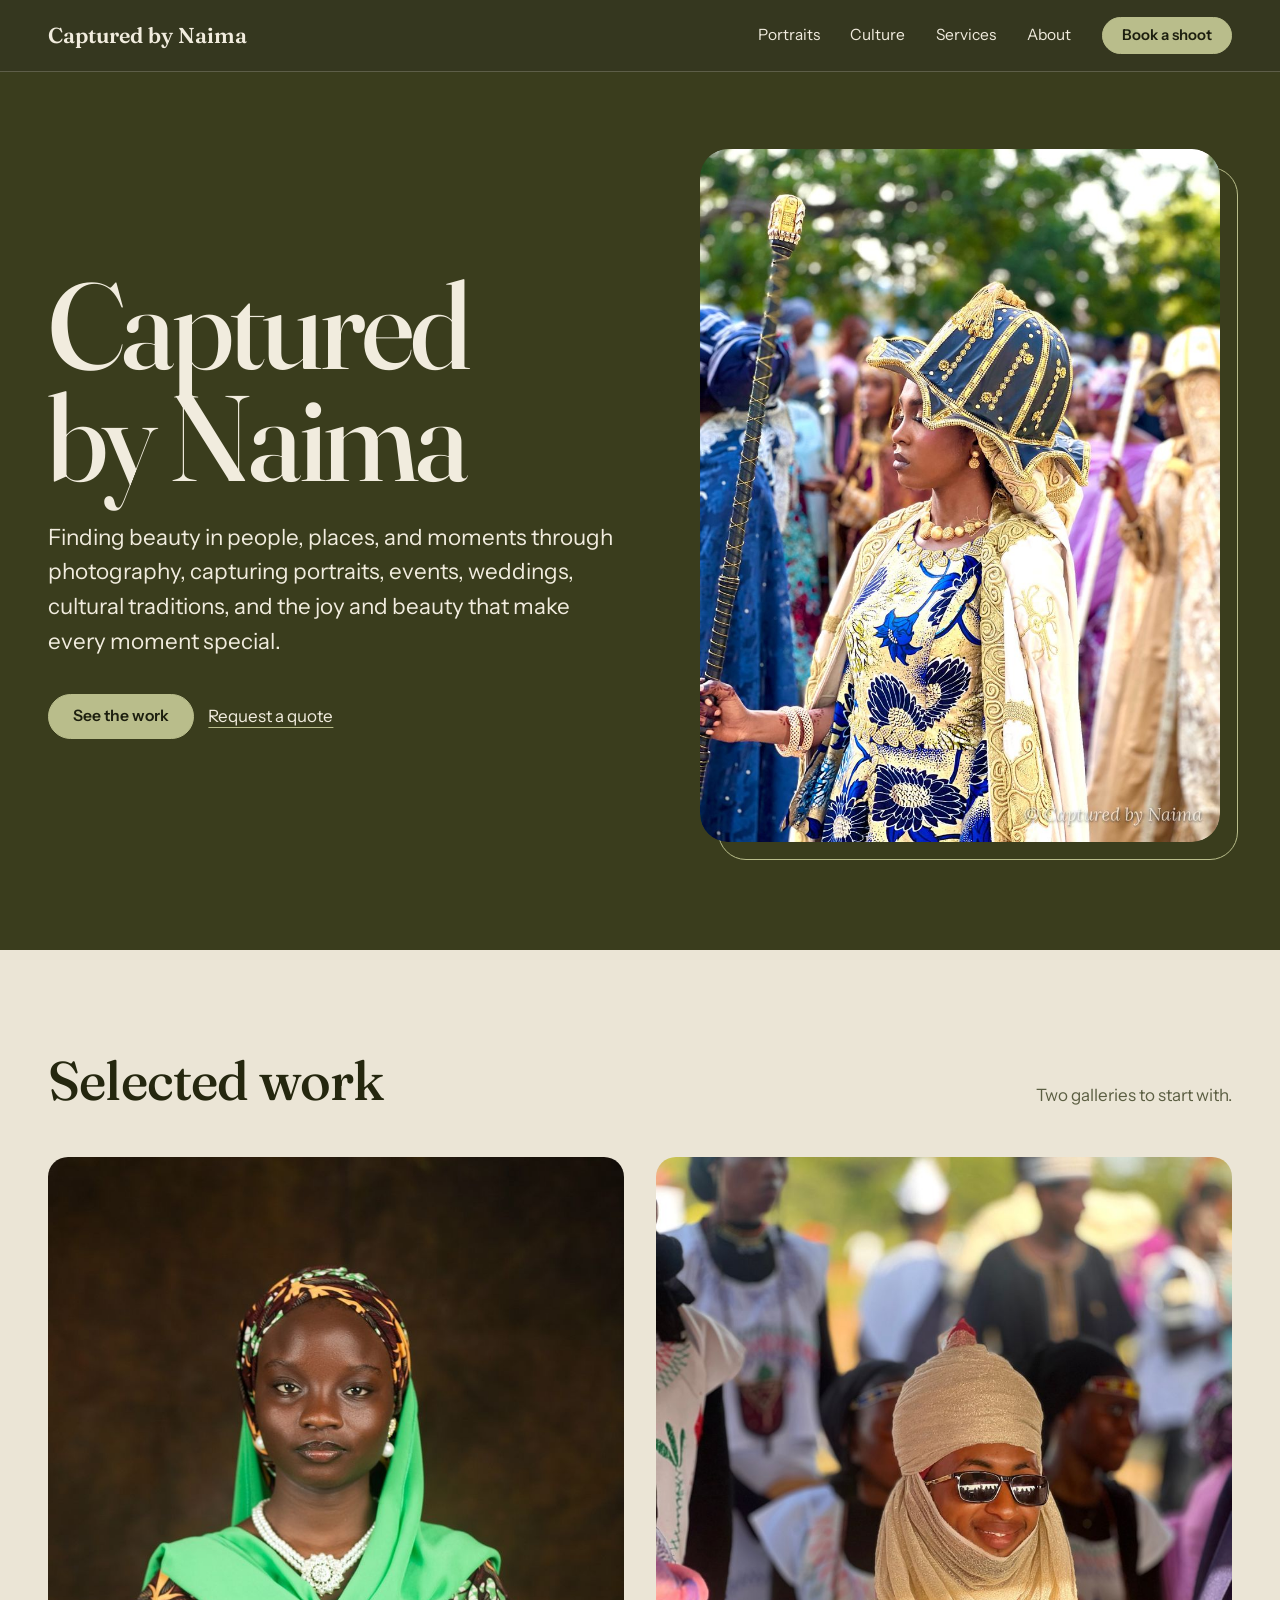
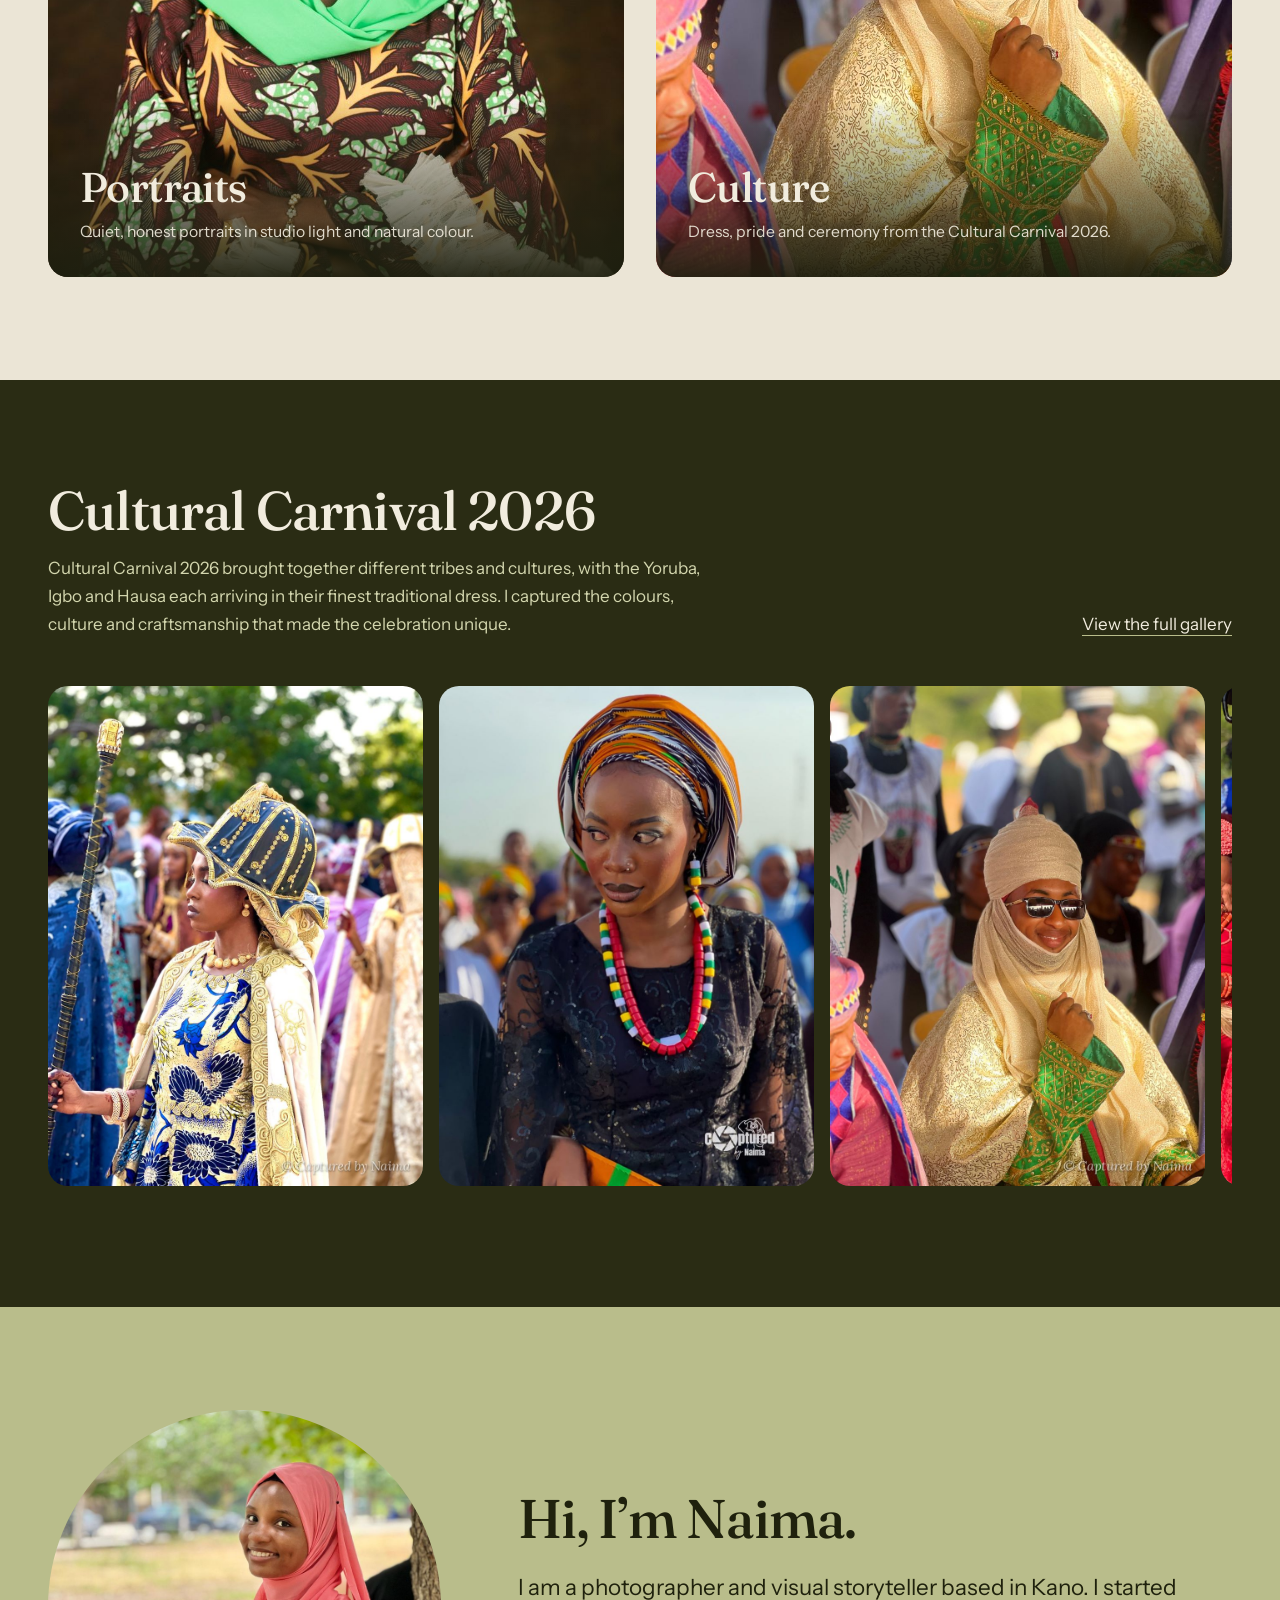
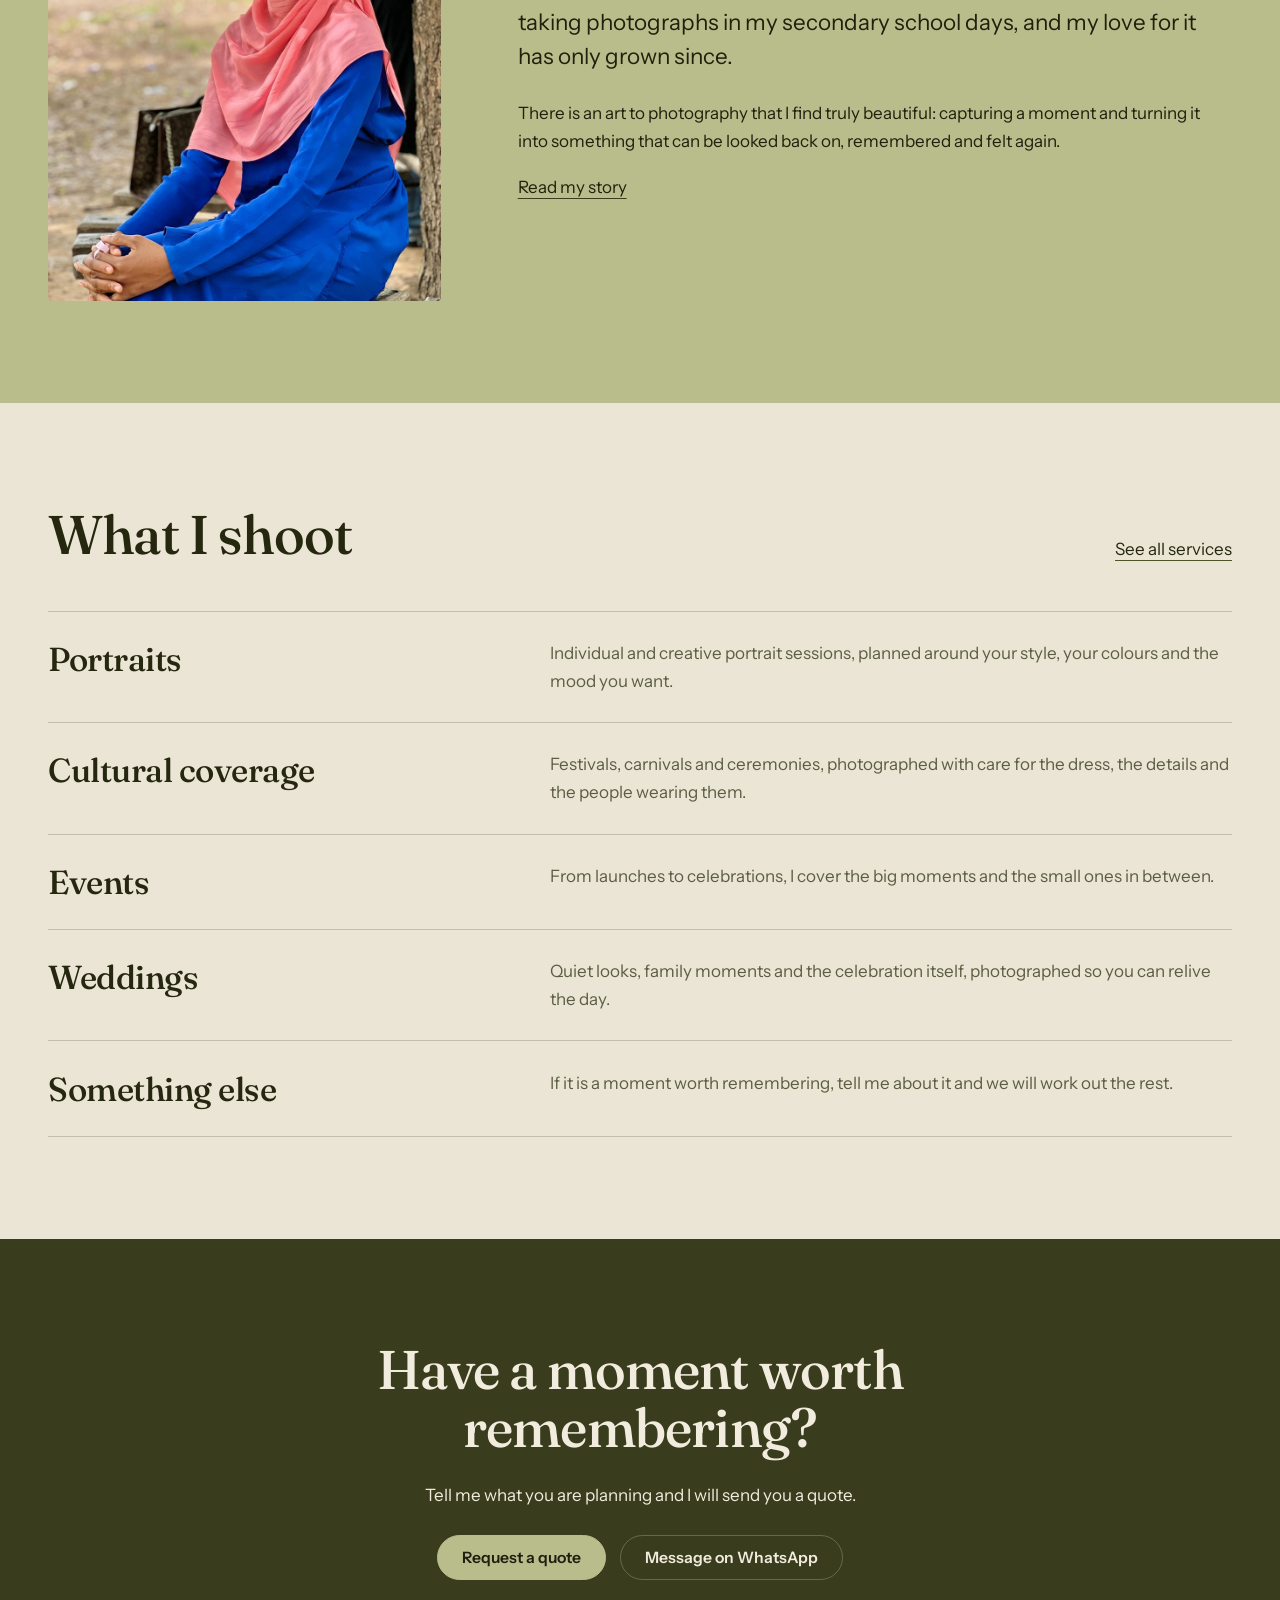
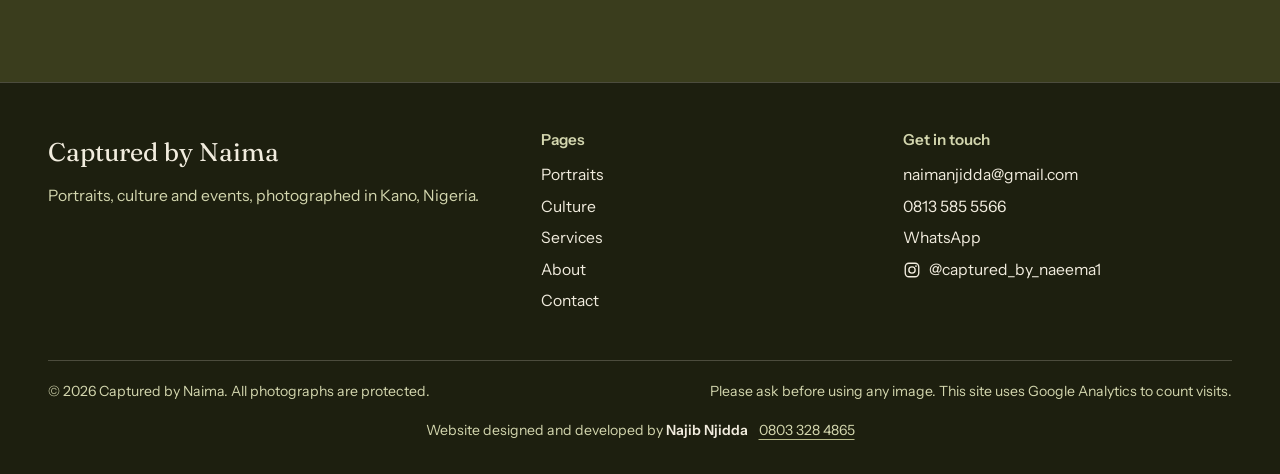
<file: index.html>
<!DOCTYPE html>
<html lang="en">
<head>
<meta charset="utf-8">
<meta name="viewport" content="width=device-width, initial-scale=1">
<title>Captured by Naima | Photographer in Kano, Nigeria</title>
<meta name="description" content="Naima is a photographer and visual storyteller in Kano, Nigeria. Portraits, cultural coverage, events and weddings. Request a quote.">
<meta name="theme-color" content="#2a2c14">
<link rel="icon" href="favicon.svg" type="image/svg+xml">
<link rel="canonical" href="https://capturedbynaima.github.io/">
<meta property="og:type" content="website">
<meta property="og:site_name" content="Captured by Naima">
<meta property="og:title" content="Captured by Naima | Photographer in Kano, Nigeria">
<meta property="og:description" content="Naima is a photographer and visual storyteller in Kano, Nigeria. Portraits, cultural coverage, events and weddings. Request a quote.">
<meta property="og:url" content="https://capturedbynaima.github.io/">
<meta property="og:image" content="https://capturedbynaima.github.io/images/og-share.jpg">
<meta name="twitter:card" content="summary_large_image">
<link rel="preconnect" href="https://fonts.googleapis.com">
<link rel="preconnect" href="https://fonts.gstatic.com" crossorigin>
<link href="https://fonts.googleapis.com/css2?family=Fraunces:ital,opsz,wght@0,9..144,400..650;1,9..144,400..600&family=Instrument+Sans:wght@400;500;600&display=swap" rel="stylesheet">
<link rel="stylesheet" href="css/style.css">
<!-- Google tag (gtag.js) -->
<script async src="https://www.googletagmanager.com/gtag/js?id=G-PQDNTJ7J6Q"></script>
<script>
  window.dataLayer = window.dataLayer || [];
  function gtag(){dataLayer.push(arguments);}
  gtag('js', new Date());
  gtag('config', 'G-PQDNTJ7J6Q');
</script>
</head>
<body>
<a class="skip" href="#main">Skip to content</a>
<header class="site-header t-deep"><div class="wrap">
  <a class="brand" href="index.html" aria-label="Captured by Naima, home">Captured by Naima</a>
  <button class="nav-toggle" type="button" aria-expanded="false" aria-controls="site-nav">Menu</button>
  <nav class="site-nav" id="site-nav" aria-label="Main"><a href="portraits.html">Portraits</a><a href="culture.html">Culture</a><a href="services.html">Services</a><a href="about.html">About</a><a class="btn" href="contact.html">Book a shoot</a></nav>
</div></header>
<main id="main">

<section class="hero t-olive"><div class="wrap">
  <div>
    <h1>Captured<br>by Naima</h1>
    <p class="lede">Finding beauty in people, places, and moments through photography, capturing portraits, events, weddings, cultural traditions, and the joy and beauty that make every moment special.</p>
    <div class="btn-row"><a class="btn" href="#work">See the work</a><a class="textlink" href="contact.html">Request a quote</a></div>
  </div>
  <div class="hero-art"><img src="images/thumbs/carnival-gold-cap-staff.jpg" width="900" height="1200" alt="A woman in a blue-and-gold ankara dress with a gold-embroidered cape and a studded dark cap, holding a ceremonial staff" fetchpriority="high"></div>
</div></section>

<section class="section" id="work"><div class="wrap">
  <div class="section-head"><h2>Selected work</h2><p>Two galleries to start with.</p></div>
  <div class="work-grid">
    <a class="tile" href="portraits.html"><img src="images/thumbs/portrait-green-hijab-studio.jpg" width="900" height="1351" alt="" loading="lazy" decoding="async">
      <div class="tile-text"><h3>Portraits</h3><p>Quiet, honest portraits in studio light and natural colour.</p></div></a>
    <a class="tile" href="culture.html"><img src="images/thumbs/carnival-cream-turban.jpg" width="900" height="1200" alt="" loading="lazy" decoding="async">
      <div class="tile-text"><h3>Culture</h3><p>Dress, pride and ceremony from the Cultural Carnival 2026.</p></div></a>
  </div>
</div></section>

<section class="section t-deep"><div class="wrap">
  <div class="section-head">
    <div><h2>Cultural Carnival 2026</h2><p>Cultural Carnival 2026 brought together different tribes and cultures, with the Yoruba, Igbo and Hausa each arriving in their finest traditional dress. I captured the colours, culture and craftsmanship that made the celebration unique.</p></div>
    <a class="textlink" href="culture.html">View the full gallery</a>
  </div>
  <div class="strip"><a href="culture.html" aria-label="View the culture gallery"><img src="images/thumbs/carnival-gold-cap-staff.jpg" width="900" height="1200" alt="A woman in a blue-and-gold ankara dress with a gold-embroidered cape and a studded dark cap, holding a ceremonial staff" loading="lazy" decoding="async"></a><a href="culture.html" aria-label="View the culture gallery"><img src="images/thumbs/carnival-beaded-necklace.jpg" width="900" height="1200" alt="A woman in a black lace top and a striped orange headwrap, wearing a chunky red, green, white and yellow beaded necklace, glancing to the side" loading="lazy" decoding="async"></a><a href="culture.html" aria-label="View the culture gallery"><img src="images/thumbs/carnival-cream-turban.jpg" width="900" height="1200" alt="A smiling person in a cream turban and a gold-patterned robe with green embroidered sleeves, wearing sunglasses" loading="lazy" decoding="async"></a><a href="culture.html" aria-label="View the culture gallery"><img src="images/thumbs/carnival-red-attire.jpg" width="604" height="1280" alt="A person in a red embroidered robe and red cap with coral beads, wearing sunglasses and holding a tissue to their face, seated beside a black staff" loading="lazy" decoding="async"></a><a href="culture.html" aria-label="View the culture gallery"><img src="images/thumbs/carnival-green-veil.jpg" width="900" height="1200" alt="A person in a green lace veil and turban, a gold-capped hat and a teal robe with gold embroidery, looking straight at the camera" loading="lazy" decoding="async"></a><a href="culture.html" aria-label="View the culture gallery"><img src="images/thumbs/carnival-red-scarf-fan.jpg" width="755" height="1400" alt="A smiling woman in a bright red scarf with forehead jewellery, holding a teal feather fan, her hands decorated with henna" loading="lazy" decoding="async"></a><a href="culture.html" aria-label="View the culture gallery"><img src="images/thumbs/carnival-blue-embroidery.jpg" width="900" height="1200" alt="A woman in a blue embroidered cape and striped headwrap holding a small hand fan, with henna on her hand, next to a gold-wrapped staff" loading="lazy" decoding="async"></a></div>
</div></section>

<section class="section t-sage"><div class="wrap teaser">
  <img src="images/thumbs/naima.jpg" width="900" height="1200" alt="Naima, the photographer, smiling in a coral pink hijab and a bright blue dress, seated outdoors under a tree" loading="lazy" decoding="async">
  <div>
    <h2 style="margin-bottom:1.4rem">Hi, I&rsquo;m Naima.</h2>
    <p class="lede">I am a photographer and visual storyteller based in Kano. I started taking photographs in my secondary school days, and my love for it has only grown since.</p>
    <p>There is an art to photography that I find truly beautiful: capturing a moment and turning it into something that can be looked back on, remembered and felt again.</p>
    <p><a class="textlink" href="about.html">Read my story</a></p>
  </div>
</div></section>

<section class="section"><div class="wrap">
  <div class="section-head"><h2>What I shoot</h2><a class="textlink" href="services.html">See all services</a></div>
  <div class="rows"><div class="row"><h3>Portraits</h3><p>Individual and creative portrait sessions, planned around your style, your colours and the mood you want.</p></div><div class="row"><h3>Cultural coverage</h3><p>Festivals, carnivals and ceremonies, photographed with care for the dress, the details and the people wearing them.</p></div><div class="row"><h3>Events</h3><p>From launches to celebrations, I cover the big moments and the small ones in between.</p></div><div class="row"><h3>Weddings</h3><p>Quiet looks, family moments and the celebration itself, photographed so you can relive the day.</p></div><div class="row"><h3>Something else</h3><p>If it is a moment worth remembering, tell me about it and we will work out the rest.</p></div></div>
</div></section>

<section class="section cta t-olive"><div class="wrap">
  <h2>Have a moment worth remembering?</h2>
  <p>Tell me what you are planning and I will send you a quote.</p>
  <div class="btn-row"><a class="btn" href="contact.html">Request a quote</a><a class="btn btn-ghost" href="https://wa.me/2348135855566" rel="noopener">Message on WhatsApp</a></div>
</div></section>

</main>
<footer class="site-footer t-deep"><div class="wrap">
  <div class="footer-grid">
    <div><p class="footer-brand">Captured by Naima</p><p class="muted">Portraits, culture and events, photographed in Kano, Nigeria.</p></div>
    <div><h3>Pages</h3><ul><li><a href="portraits.html">Portraits</a></li><li><a href="culture.html">Culture</a></li><li><a href="services.html">Services</a></li><li><a href="about.html">About</a></li><li><a href="contact.html">Contact</a></li></ul></div>
    <div><h3>Get in touch</h3><ul>
      <li><a href="mailto:naimanjidda@gmail.com">naimanjidda@gmail.com</a></li>
      <li><a href="tel:+2348135855566">0813 585 5566</a></li>
      <li><a href="https://wa.me/2348135855566" rel="noopener">WhatsApp</a></li>
      <li><a class="ig" href="https://www.instagram.com/captured_by_naeema1/" target="_blank" rel="noopener" aria-label="Captured by Naima on Instagram, @captured_by_naeema1"><svg class="ig-icon" viewBox="0 0 24 24" width="18" height="18" aria-hidden="true" focusable="false"><rect x="3" y="3" width="18" height="18" rx="5" fill="none" stroke="currentColor" stroke-width="1.8"/><circle cx="12" cy="12" r="4.2" fill="none" stroke="currentColor" stroke-width="1.8"/><circle cx="17.3" cy="6.7" r="1.2" fill="currentColor"/></svg><span>@captured_by_naeema1</span></a></li></ul></div>
  </div>
  <div class="legal"><span>&copy; <span id="year">2026</span> Captured by Naima. All photographs are protected.</span><span>Please ask before using any image. This site uses Google Analytics to count visits.</span></div>
  <p class="credit">Website designed and developed by <strong>Najib Njidda</strong> <a href="tel:+2348033284865">0803 328 4865</a></p>
</div></footer>
<script src="js/main.js" defer></script>
</body>
</html>
</file>
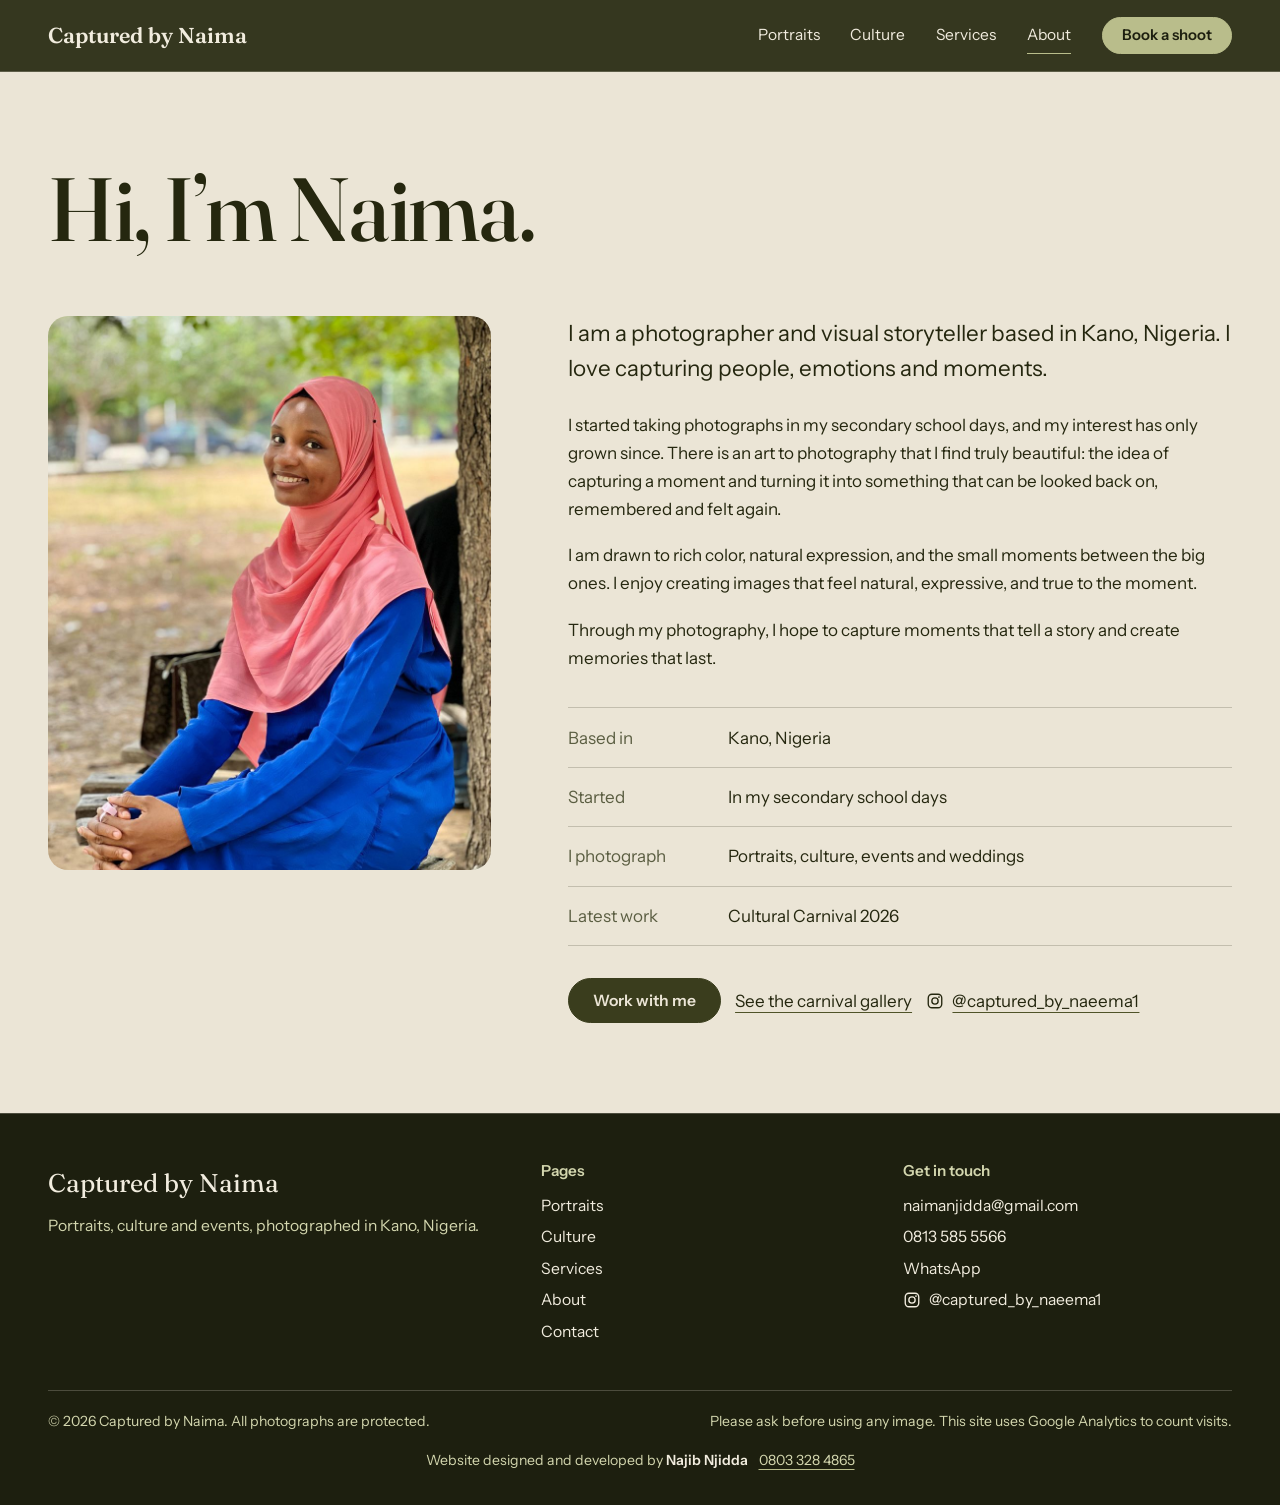
<file: about.html>
<!DOCTYPE html>
<html lang="en">
<head>
<meta charset="utf-8">
<meta name="viewport" content="width=device-width, initial-scale=1">
<title>About Naima | Captured by Naima</title>
<meta name="description" content="Naima is a photographer and visual storyteller in Kano, Nigeria who captures people, emotions and moments that last.">
<meta name="theme-color" content="#2a2c14">
<link rel="icon" href="favicon.svg" type="image/svg+xml">
<link rel="canonical" href="https://capturedbynaima.github.io/about.html">
<meta property="og:type" content="website">
<meta property="og:site_name" content="Captured by Naima">
<meta property="og:title" content="About Naima | Captured by Naima">
<meta property="og:description" content="Naima is a photographer and visual storyteller in Kano, Nigeria who captures people, emotions and moments that last.">
<meta property="og:url" content="https://capturedbynaima.github.io/about.html">
<meta property="og:image" content="https://capturedbynaima.github.io/images/og-share.jpg">
<meta name="twitter:card" content="summary_large_image">
<link rel="preconnect" href="https://fonts.googleapis.com">
<link rel="preconnect" href="https://fonts.gstatic.com" crossorigin>
<link href="https://fonts.googleapis.com/css2?family=Fraunces:ital,opsz,wght@0,9..144,400..650;1,9..144,400..600&family=Instrument+Sans:wght@400;500;600&display=swap" rel="stylesheet">
<link rel="stylesheet" href="css/style.css">
<!-- Google tag (gtag.js) -->
<script async src="https://www.googletagmanager.com/gtag/js?id=G-PQDNTJ7J6Q"></script>
<script>
  window.dataLayer = window.dataLayer || [];
  function gtag(){dataLayer.push(arguments);}
  gtag('js', new Date());
  gtag('config', 'G-PQDNTJ7J6Q');
</script>
</head>
<body>
<a class="skip" href="#main">Skip to content</a>
<header class="site-header t-deep"><div class="wrap">
  <a class="brand" href="index.html" aria-label="Captured by Naima, home">Captured by Naima</a>
  <button class="nav-toggle" type="button" aria-expanded="false" aria-controls="site-nav">Menu</button>
  <nav class="site-nav" id="site-nav" aria-label="Main"><a href="portraits.html">Portraits</a><a href="culture.html">Culture</a><a href="services.html">Services</a><a href="about.html" aria-current="page">About</a><a class="btn" href="contact.html">Book a shoot</a></nav>
</div></header>
<main id="main">

<section class="page-head"><div class="wrap"><h1>Hi, I&rsquo;m Naima.</h1></div></section>
<div class="wrap about-grid">
  <figure class="about-photo"><img src="images/thumbs/naima.jpg" width="900" height="1200" alt="Naima, the photographer, smiling in a coral pink hijab and a bright blue dress, seated outdoors under a tree" fetchpriority="high"></figure>
  <div class="about-text">
    <p class="lede">I am a photographer and visual storyteller based in Kano, Nigeria. I love capturing people, emotions and moments.</p>
    <p>I started taking photographs in my secondary school days, and my interest has only grown since. There is an art to photography that I find truly beautiful: the idea of capturing a moment and turning it into something that can be looked back on, remembered and felt again.</p>
    <p>I am drawn to rich color, natural expression, and the small moments between the big ones. I enjoy creating images that feel natural, expressive, and true to the moment.</p>
    <p>Through my photography, I hope to capture moments that tell a story and create memories that last.</p>
    <dl class="facts">
      <div><dt>Based in</dt><dd>Kano, Nigeria</dd></div>
      <div><dt>Started</dt><dd>In my secondary school days</dd></div>
      <div><dt>I photograph</dt><dd>Portraits, culture, events and weddings</dd></div>
      <div><dt>Latest work</dt><dd>Cultural Carnival 2026</dd></div>
    </dl>
    <div class="btn-row" style="margin-top:2rem"><a class="btn" href="contact.html">Work with me</a><a class="textlink" href="culture.html">See the carnival gallery</a><a class="textlink ig" href="https://www.instagram.com/captured_by_naeema1/" target="_blank" rel="noopener" aria-label="Captured by Naima on Instagram, @captured_by_naeema1"><svg class="ig-icon" viewBox="0 0 24 24" width="18" height="18" aria-hidden="true" focusable="false"><rect x="3" y="3" width="18" height="18" rx="5" fill="none" stroke="currentColor" stroke-width="1.8"/><circle cx="12" cy="12" r="4.2" fill="none" stroke="currentColor" stroke-width="1.8"/><circle cx="17.3" cy="6.7" r="1.2" fill="currentColor"/></svg><span>@captured_by_naeema1</span></a></div>
  </div>
</div>

</main>
<footer class="site-footer t-deep"><div class="wrap">
  <div class="footer-grid">
    <div><p class="footer-brand">Captured by Naima</p><p class="muted">Portraits, culture and events, photographed in Kano, Nigeria.</p></div>
    <div><h3>Pages</h3><ul><li><a href="portraits.html">Portraits</a></li><li><a href="culture.html">Culture</a></li><li><a href="services.html">Services</a></li><li><a href="about.html">About</a></li><li><a href="contact.html">Contact</a></li></ul></div>
    <div><h3>Get in touch</h3><ul>
      <li><a href="mailto:naimanjidda@gmail.com">naimanjidda@gmail.com</a></li>
      <li><a href="tel:+2348135855566">0813 585 5566</a></li>
      <li><a href="https://wa.me/2348135855566" rel="noopener">WhatsApp</a></li>
      <li><a class="ig" href="https://www.instagram.com/captured_by_naeema1/" target="_blank" rel="noopener" aria-label="Captured by Naima on Instagram, @captured_by_naeema1"><svg class="ig-icon" viewBox="0 0 24 24" width="18" height="18" aria-hidden="true" focusable="false"><rect x="3" y="3" width="18" height="18" rx="5" fill="none" stroke="currentColor" stroke-width="1.8"/><circle cx="12" cy="12" r="4.2" fill="none" stroke="currentColor" stroke-width="1.8"/><circle cx="17.3" cy="6.7" r="1.2" fill="currentColor"/></svg><span>@captured_by_naeema1</span></a></li></ul></div>
  </div>
  <div class="legal"><span>&copy; <span id="year">2026</span> Captured by Naima. All photographs are protected.</span><span>Please ask before using any image. This site uses Google Analytics to count visits.</span></div>
  <p class="credit">Website designed and developed by <strong>Najib Njidda</strong> <a href="tel:+2348033284865">0803 328 4865</a></p>
</div></footer>
<script src="js/main.js" defer></script>
</body>
</html>
</file>
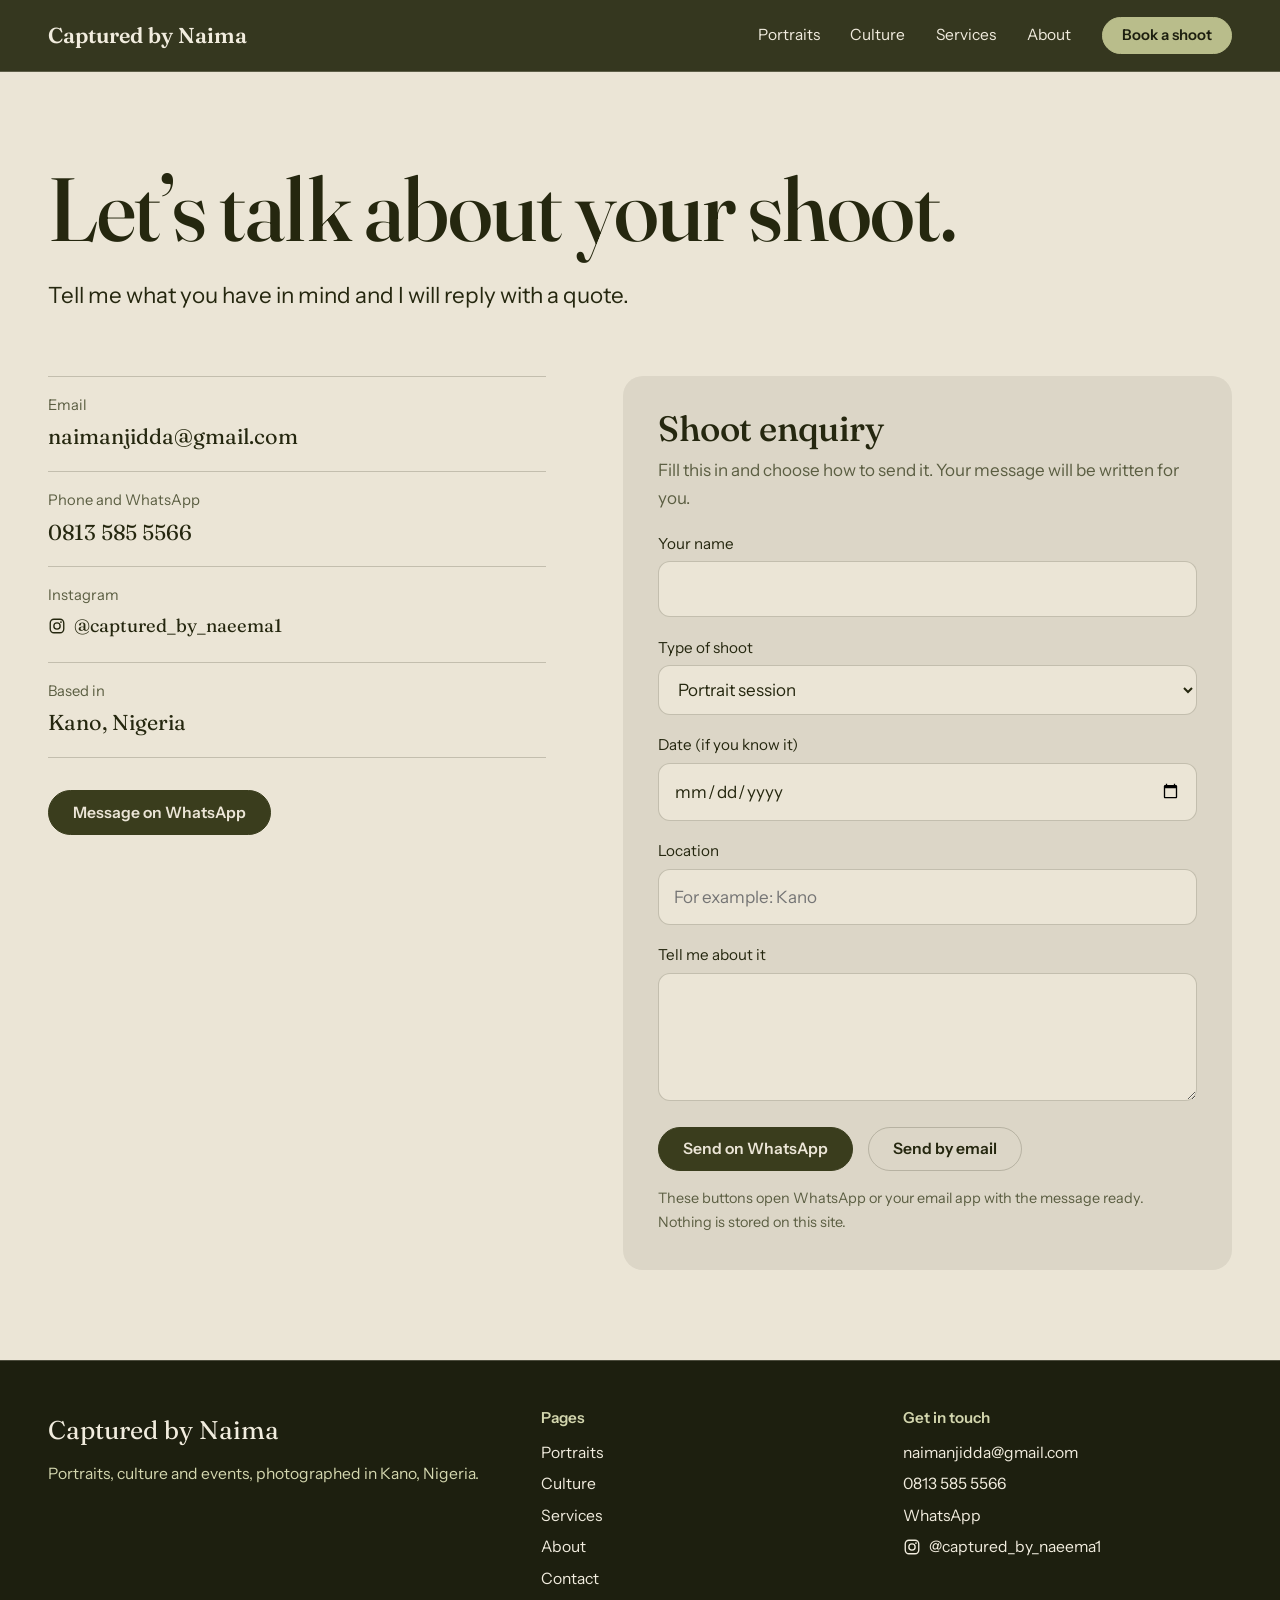
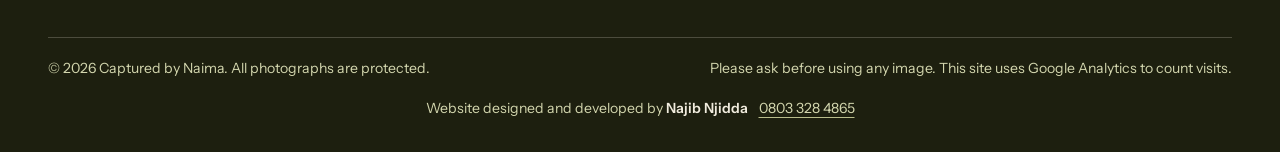
<file: contact.html>
<!DOCTYPE html>
<html lang="en">
<head>
<meta charset="utf-8">
<meta name="viewport" content="width=device-width, initial-scale=1">
<title>Contact and bookings | Captured by Naima</title>
<meta name="description" content="Request a quote from Naima, a photographer in Kano, Nigeria. Message on WhatsApp, call, or send an email.">
<meta name="theme-color" content="#2a2c14">
<link rel="icon" href="favicon.svg" type="image/svg+xml">
<link rel="canonical" href="https://capturedbynaima.github.io/contact.html">
<meta property="og:type" content="website">
<meta property="og:site_name" content="Captured by Naima">
<meta property="og:title" content="Contact and bookings | Captured by Naima">
<meta property="og:description" content="Request a quote from Naima, a photographer in Kano, Nigeria. Message on WhatsApp, call, or send an email.">
<meta property="og:url" content="https://capturedbynaima.github.io/contact.html">
<meta property="og:image" content="https://capturedbynaima.github.io/images/og-share.jpg">
<meta name="twitter:card" content="summary_large_image">
<link rel="preconnect" href="https://fonts.googleapis.com">
<link rel="preconnect" href="https://fonts.gstatic.com" crossorigin>
<link href="https://fonts.googleapis.com/css2?family=Fraunces:ital,opsz,wght@0,9..144,400..650;1,9..144,400..600&family=Instrument+Sans:wght@400;500;600&display=swap" rel="stylesheet">
<link rel="stylesheet" href="css/style.css">
<!-- Google tag (gtag.js) -->
<script async src="https://www.googletagmanager.com/gtag/js?id=G-PQDNTJ7J6Q"></script>
<script>
  window.dataLayer = window.dataLayer || [];
  function gtag(){dataLayer.push(arguments);}
  gtag('js', new Date());
  gtag('config', 'G-PQDNTJ7J6Q');
</script>
</head>
<body>
<a class="skip" href="#main">Skip to content</a>
<header class="site-header t-deep"><div class="wrap">
  <a class="brand" href="index.html" aria-label="Captured by Naima, home">Captured by Naima</a>
  <button class="nav-toggle" type="button" aria-expanded="false" aria-controls="site-nav">Menu</button>
  <nav class="site-nav" id="site-nav" aria-label="Main"><a href="portraits.html">Portraits</a><a href="culture.html">Culture</a><a href="services.html">Services</a><a href="about.html">About</a><a class="btn" href="contact.html" aria-current="page">Book a shoot</a></nav>
</div></header>
<main id="main">

<section class="page-head"><div class="wrap">
  <h1>Let&rsquo;s talk about your shoot.</h1>
  <p class="lede">Tell me what you have in mind and I will reply with a quote.</p>
</div></section>
<div class="wrap contact-grid">
  <div>
    <dl class="contact-list">
      <div><dt>Email</dt><dd><a href="mailto:naimanjidda@gmail.com">naimanjidda@gmail.com</a></dd></div>
      <div><dt>Phone and WhatsApp</dt><dd><a href="tel:+2348135855566">0813 585 5566</a></dd></div>
      <div><dt>Instagram</dt><dd><a class="ig" href="https://www.instagram.com/captured_by_naeema1/" target="_blank" rel="noopener" aria-label="Captured by Naima on Instagram, @captured_by_naeema1"><svg class="ig-icon" viewBox="0 0 24 24" width="18" height="18" aria-hidden="true" focusable="false"><rect x="3" y="3" width="18" height="18" rx="5" fill="none" stroke="currentColor" stroke-width="1.8"/><circle cx="12" cy="12" r="4.2" fill="none" stroke="currentColor" stroke-width="1.8"/><circle cx="17.3" cy="6.7" r="1.2" fill="currentColor"/></svg><span>@captured_by_naeema1</span></a></dd></div>
      <div><dt>Based in</dt><dd>Kano, Nigeria</dd></div>
    </dl>
    <a class="btn" href="https://wa.me/2348135855566" rel="noopener">Message on WhatsApp</a>
  </div>
  <form class="form" id="enquiry" novalidate onsubmit="return false">
    <h2>Shoot enquiry</h2>
    <p>Fill this in and choose how to send it. Your message will be written for you.</p>
    <div class="field"><label for="name">Your name</label><input id="name" name="name" autocomplete="name" required></div>
    <div class="field"><label for="type">Type of shoot</label>
      <select id="type" name="type"><option>Portrait session</option><option>Cultural coverage</option><option>Event coverage</option><option>Wedding</option><option>Something else</option></select></div>
    <div class="field"><label for="date">Date (if you know it)</label><input id="date" name="date" type="date"></div>
    <div class="field"><label for="place">Location</label><input id="place" name="place" placeholder="For example: Kano"></div>
    <div class="field"><label for="message">Tell me about it</label><textarea id="message" name="message" required></textarea></div>
    <div class="btn-row"><button class="btn" type="button" data-send="whatsapp">Send on WhatsApp</button><button class="btn btn-ghost" type="button" data-send="email">Send by email</button></div>
    <p class="form-note">These buttons open WhatsApp or your email app with the message ready. Nothing is stored on this site.</p>
  </form>
</div>

</main>
<footer class="site-footer t-deep"><div class="wrap">
  <div class="footer-grid">
    <div><p class="footer-brand">Captured by Naima</p><p class="muted">Portraits, culture and events, photographed in Kano, Nigeria.</p></div>
    <div><h3>Pages</h3><ul><li><a href="portraits.html">Portraits</a></li><li><a href="culture.html">Culture</a></li><li><a href="services.html">Services</a></li><li><a href="about.html">About</a></li><li><a href="contact.html">Contact</a></li></ul></div>
    <div><h3>Get in touch</h3><ul>
      <li><a href="mailto:naimanjidda@gmail.com">naimanjidda@gmail.com</a></li>
      <li><a href="tel:+2348135855566">0813 585 5566</a></li>
      <li><a href="https://wa.me/2348135855566" rel="noopener">WhatsApp</a></li>
      <li><a class="ig" href="https://www.instagram.com/captured_by_naeema1/" target="_blank" rel="noopener" aria-label="Captured by Naima on Instagram, @captured_by_naeema1"><svg class="ig-icon" viewBox="0 0 24 24" width="18" height="18" aria-hidden="true" focusable="false"><rect x="3" y="3" width="18" height="18" rx="5" fill="none" stroke="currentColor" stroke-width="1.8"/><circle cx="12" cy="12" r="4.2" fill="none" stroke="currentColor" stroke-width="1.8"/><circle cx="17.3" cy="6.7" r="1.2" fill="currentColor"/></svg><span>@captured_by_naeema1</span></a></li></ul></div>
  </div>
  <div class="legal"><span>&copy; <span id="year">2026</span> Captured by Naima. All photographs are protected.</span><span>Please ask before using any image. This site uses Google Analytics to count visits.</span></div>
  <p class="credit">Website designed and developed by <strong>Najib Njidda</strong> <a href="tel:+2348033284865">0803 328 4865</a></p>
</div></footer>
<script src="js/main.js" defer></script>
</body>
</html>
</file>
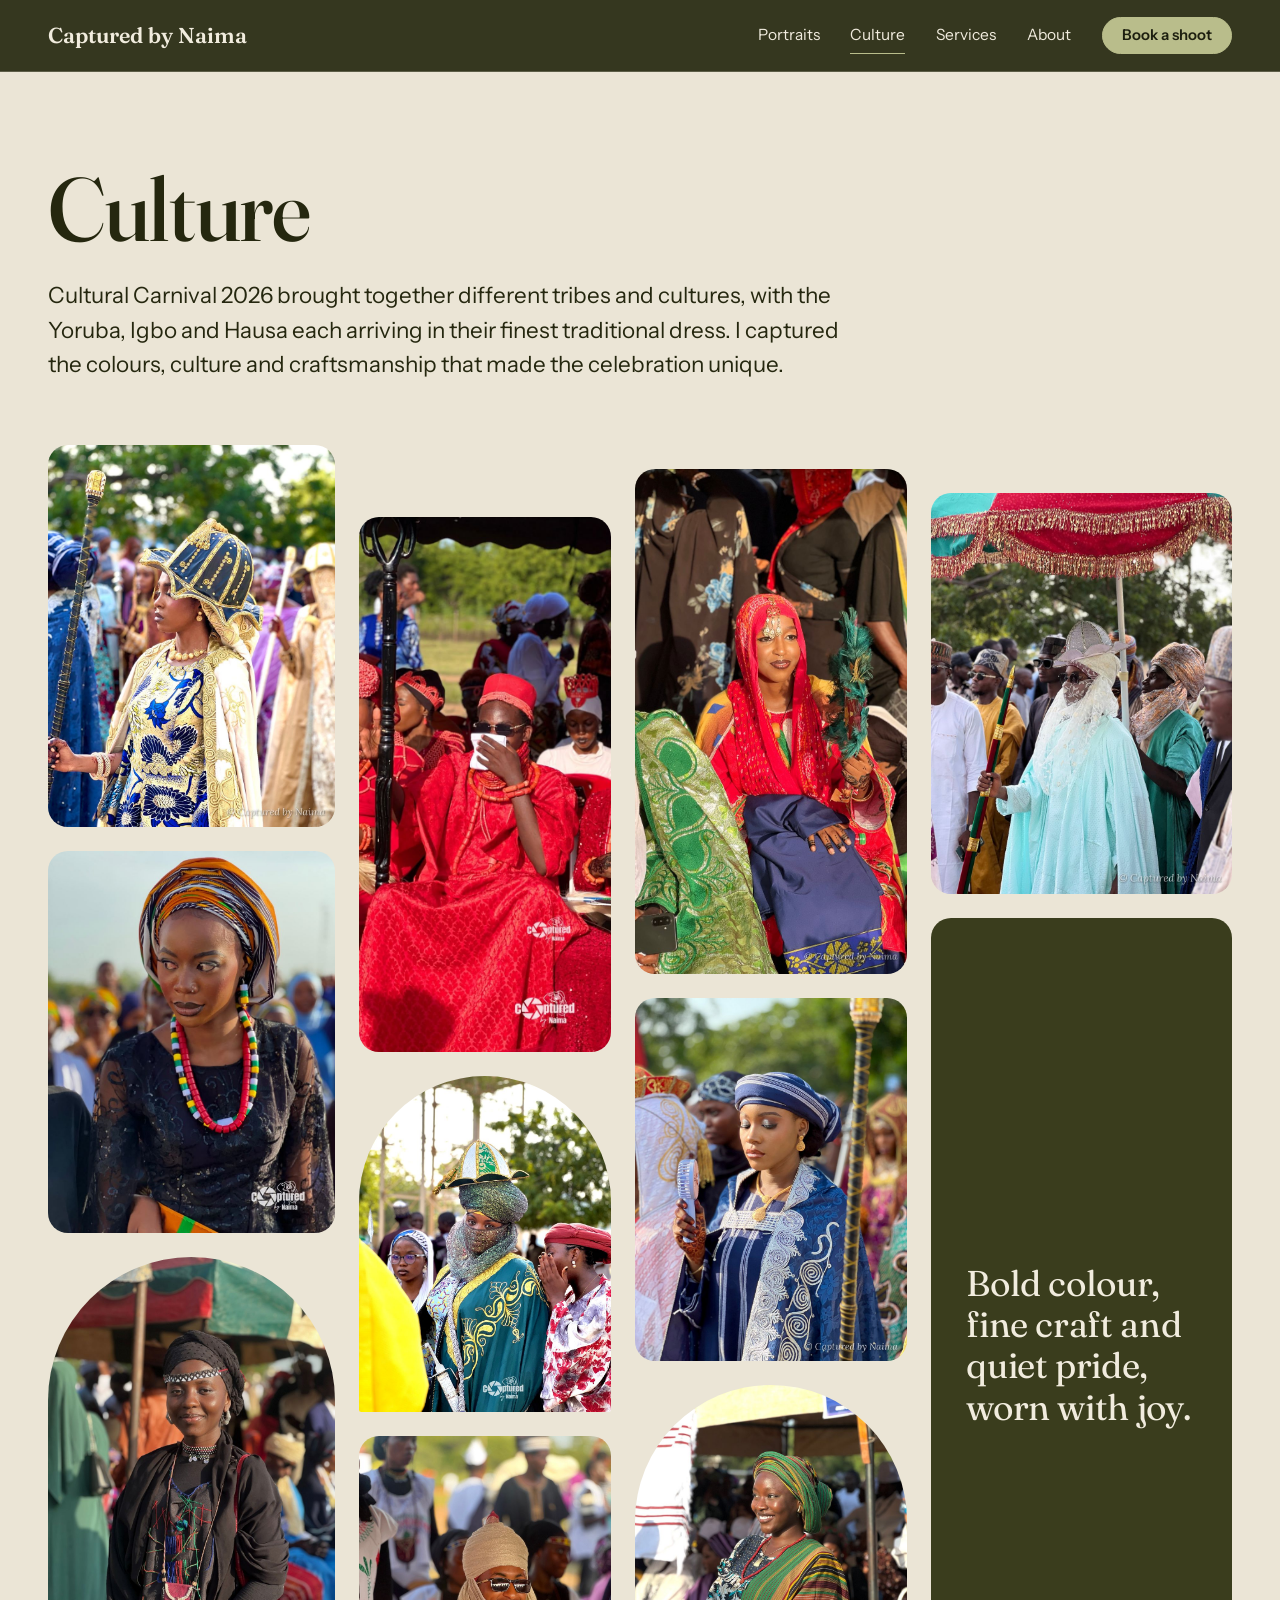
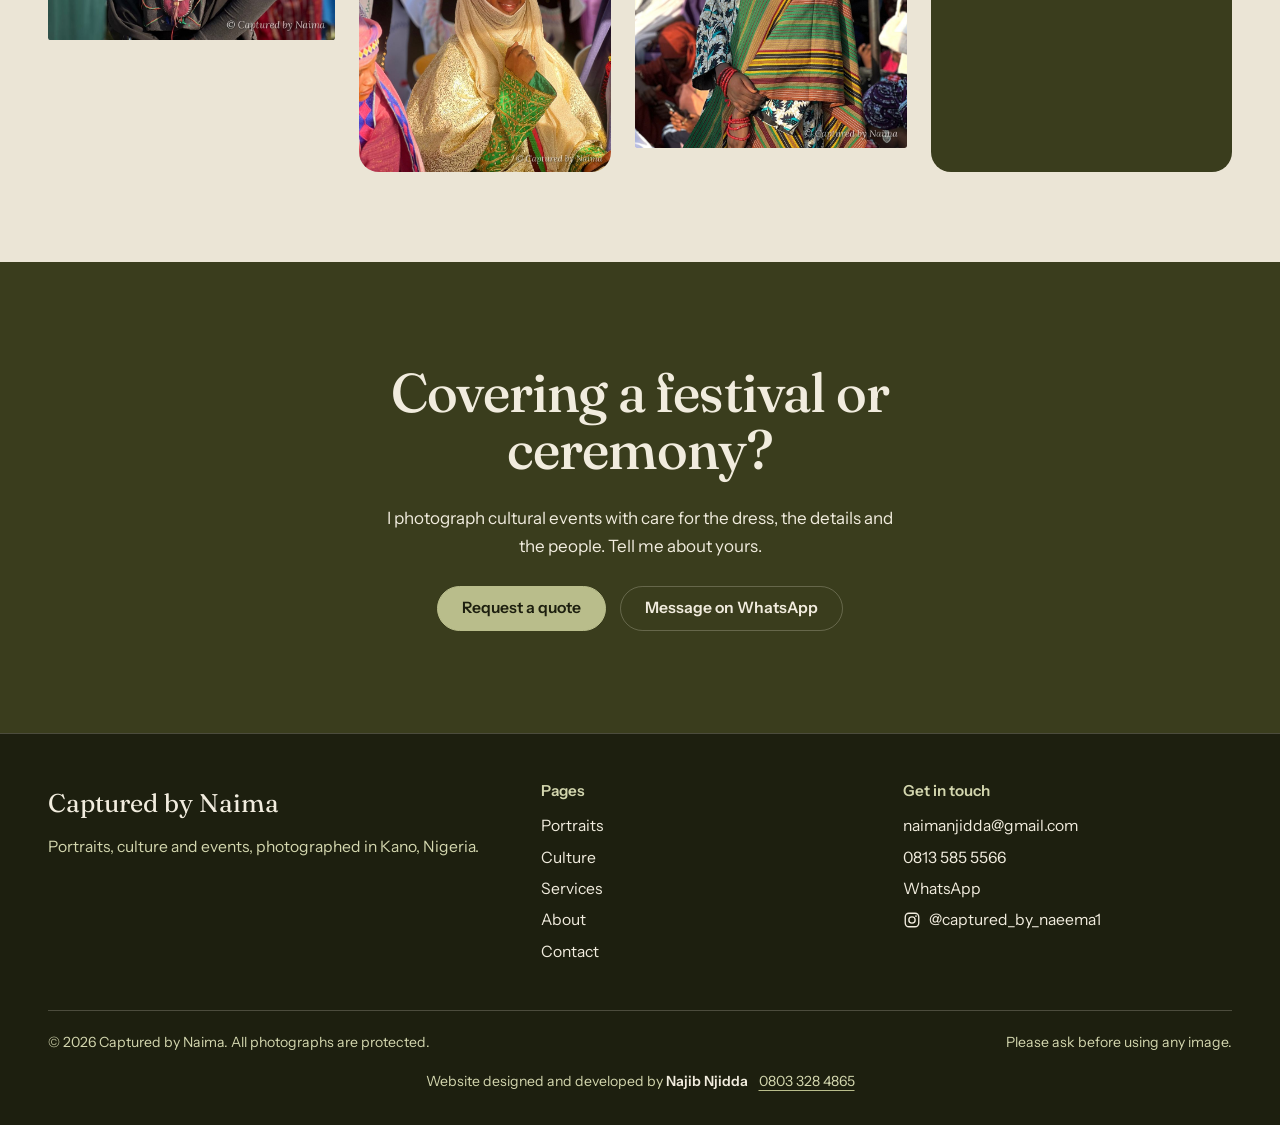
<file: culture.html>
<!DOCTYPE html>
<html lang="en">
<head>
<meta charset="utf-8">
<meta name="viewport" content="width=device-width, initial-scale=1">
<title>Culture and Carnival | Captured by Naima</title>
<meta name="description" content="Cultural photography from the Cultural Carnival 2026 in Kano: Yoruba, Igbo, Hausa and other traditional dress, by photographer Naima.">
<meta name="theme-color" content="#2a2c14">
<link rel="icon" href="favicon.svg" type="image/svg+xml">
<link rel="canonical" href="https://capturedbynaima.github.io/culture.html">
<meta property="og:type" content="website">
<meta property="og:site_name" content="Captured by Naima">
<meta property="og:title" content="Culture and Carnival | Captured by Naima">
<meta property="og:description" content="Cultural photography from the Cultural Carnival 2026 in Kano: Yoruba, Igbo, Hausa and other traditional dress, by photographer Naima.">
<meta property="og:url" content="https://capturedbynaima.github.io/culture.html">
<meta property="og:image" content="https://capturedbynaima.github.io/images/og-share.jpg">
<meta name="twitter:card" content="summary_large_image">
<link rel="preconnect" href="https://fonts.googleapis.com">
<link rel="preconnect" href="https://fonts.gstatic.com" crossorigin>
<link href="https://fonts.googleapis.com/css2?family=Fraunces:ital,opsz,wght@0,9..144,400..650;1,9..144,400..600&family=Instrument+Sans:wght@400;500;600&display=swap" rel="stylesheet">
<link rel="stylesheet" href="css/style.css">
</head>
<body>
<a class="skip" href="#main">Skip to content</a>
<header class="site-header t-deep"><div class="wrap">
  <a class="brand" href="index.html" aria-label="Captured by Naima, home">Captured by Naima</a>
  <button class="nav-toggle" type="button" aria-expanded="false" aria-controls="site-nav">Menu</button>
  <nav class="site-nav" id="site-nav" aria-label="Main"><a href="portraits.html">Portraits</a><a href="culture.html" aria-current="page">Culture</a><a href="services.html">Services</a><a href="about.html">About</a><a class="btn" href="contact.html">Book a shoot</a></nav>
</div></header>
<main id="main">

<section class="page-head"><div class="wrap">
  <h1>Culture</h1>
  <p class="lede">Cultural Carnival 2026 brought together different tribes and cultures, with the Yoruba, Igbo and Hausa each arriving in their finest traditional dress. I captured the colours, culture and craftsmanship that made the celebration unique.</p>
</div></section>
<div class="wrap collage" style="--cols:1fr .88fr .95fr 1.05fr">
  <div class="col" style="--lift:0"><figure class="shot"><button type="button" data-lb data-i="1" data-full="images/full/carnival-gold-cap-staff.jpg" data-alt="A woman in a blue-and-gold ankara dress with a gold-embroidered cape and a studded dark cap, holding a ceremonial staff"><img src="images/thumbs/carnival-gold-cap-staff.jpg" width="900" height="1200" alt="A woman in a blue-and-gold ankara dress with a gold-embroidered cape and a studded dark cap, holding a ceremonial staff" loading="lazy" decoding="async"></button></figure><figure class="shot"><button type="button" data-lb data-i="2" data-full="images/full/carnival-beaded-necklace.jpg" data-alt="A woman in a black lace top and a striped orange headwrap, wearing a chunky red, green, white and yellow beaded necklace, glancing to the side"><img src="images/thumbs/carnival-beaded-necklace.jpg" width="900" height="1200" alt="A woman in a black lace top and a striped orange headwrap, wearing a chunky red, green, white and yellow beaded necklace, glancing to the side" loading="lazy" decoding="async"></button></figure><figure class="shot shot--arch"><button type="button" data-lb data-i="9" data-full="images/full/carnival-beadwork.jpg" data-alt="A smiling woman in black with a beaded headband, a beaded collar, a hand-stitched tunic and a small leather pouch"><img src="images/thumbs/carnival-beadwork.jpg" width="900" height="1200" alt="A smiling woman in black with a beaded headband, a beaded collar, a hand-stitched tunic and a small leather pouch" loading="lazy" decoding="async"></button></figure></div>
  <div class="col" style="--lift:4.5rem"><figure class="shot"><button type="button" data-lb data-i="3" data-full="images/full/carnival-red-attire.jpg" data-alt="A person in a red embroidered robe and red cap with coral beads, wearing sunglasses and holding a tissue to their face, seated beside a black staff"><img src="images/thumbs/carnival-red-attire.jpg" width="604" height="1280" alt="A person in a red embroidered robe and red cap with coral beads, wearing sunglasses and holding a tissue to their face, seated beside a black staff" loading="lazy" decoding="async"></button></figure><figure class="shot shot--arch"><button type="button" data-lb data-i="4" data-full="images/full/carnival-green-veil.jpg" data-alt="A person in a green lace veil and turban, a gold-capped hat and a teal robe with gold embroidery, looking straight at the camera"><img src="images/thumbs/carnival-green-veil.jpg" width="900" height="1200" alt="A person in a green lace veil and turban, a gold-capped hat and a teal robe with gold embroidery, looking straight at the camera" loading="lazy" decoding="async"></button></figure><figure class="shot"><button type="button" data-lb data-i="6" data-full="images/full/carnival-cream-turban.jpg" data-alt="A smiling person in a cream turban and a gold-patterned robe with green embroidered sleeves, wearing sunglasses"><img src="images/thumbs/carnival-cream-turban.jpg" width="900" height="1200" alt="A smiling person in a cream turban and a gold-patterned robe with green embroidered sleeves, wearing sunglasses" loading="lazy" decoding="async"></button></figure></div>
  <div class="col" style="--lift:1.5rem"><figure class="shot"><button type="button" data-lb data-i="5" data-full="images/full/carnival-red-scarf-fan.jpg" data-alt="A smiling woman in a bright red scarf with forehead jewellery, holding a teal feather fan, her hands decorated with henna"><img src="images/thumbs/carnival-red-scarf-fan.jpg" width="755" height="1400" alt="A smiling woman in a bright red scarf with forehead jewellery, holding a teal feather fan, her hands decorated with henna" loading="lazy" decoding="async"></button></figure><figure class="shot"><button type="button" data-lb data-i="7" data-full="images/full/carnival-blue-embroidery.jpg" data-alt="A woman in a blue embroidered cape and striped headwrap holding a small hand fan, with henna on her hand, next to a gold-wrapped staff"><img src="images/thumbs/carnival-blue-embroidery.jpg" width="900" height="1200" alt="A woman in a blue embroidered cape and striped headwrap holding a small hand fan, with henna on her hand, next to a gold-wrapped staff" loading="lazy" decoding="async"></button></figure><figure class="shot shot--arch"><button type="button" data-lb data-i="8" data-full="images/full/carnival-striped-wrap.jpg" data-alt="A smiling woman in a green striped head wrap and shawl with coral beads, standing in a crowd"><img src="images/thumbs/carnival-striped-wrap.jpg" width="900" height="1200" alt="A smiling woman in a green striped head wrap and shawl with coral beads, standing in a crowd" loading="lazy" decoding="async"></button></figure></div>
  <div class="col" style="--lift:3rem"><figure class="shot"><button type="button" data-lb data-i="10" data-full="images/full/carnival-red-umbrella.jpg" data-alt="A person in pale mint robes and a white lace veil walking under a red fringed umbrella, holding a green and red staff"><img src="images/thumbs/carnival-red-umbrella.jpg" width="900" height="1200" alt="A person in pale mint robes and a white lace veil walking under a red fringed umbrella, holding a green and red staff" loading="lazy" decoding="async"></button></figure><div class="note t-olive"><p>Bold colour, fine craft and quiet pride, worn with joy.</p></div></div>
</div>
<section class="section cta t-olive"><div class="wrap">
  <h2>Covering a festival or ceremony?</h2>
  <p>I photograph cultural events with care for the dress, the details and the people. Tell me about yours.</p>
  <div class="btn-row"><a class="btn" href="contact.html">Request a quote</a><a class="btn btn-ghost" href="https://wa.me/2348135855566" rel="noopener">Message on WhatsApp</a></div>
</div></section>

</main>
<footer class="site-footer t-deep"><div class="wrap">
  <div class="footer-grid">
    <div><p class="footer-brand">Captured by Naima</p><p class="muted">Portraits, culture and events, photographed in Kano, Nigeria.</p></div>
    <div><h3>Pages</h3><ul><li><a href="portraits.html">Portraits</a></li><li><a href="culture.html">Culture</a></li><li><a href="services.html">Services</a></li><li><a href="about.html">About</a></li><li><a href="contact.html">Contact</a></li></ul></div>
    <div><h3>Get in touch</h3><ul>
      <li><a href="mailto:naimanjidda@gmail.com">naimanjidda@gmail.com</a></li>
      <li><a href="tel:+2348135855566">0813 585 5566</a></li>
      <li><a href="https://wa.me/2348135855566" rel="noopener">WhatsApp</a></li>
      <li><a class="ig" href="https://www.instagram.com/captured_by_naeema1/" target="_blank" rel="noopener" aria-label="Captured by Naima on Instagram, @captured_by_naeema1"><svg class="ig-icon" viewBox="0 0 24 24" width="18" height="18" aria-hidden="true" focusable="false"><rect x="3" y="3" width="18" height="18" rx="5" fill="none" stroke="currentColor" stroke-width="1.8"/><circle cx="12" cy="12" r="4.2" fill="none" stroke="currentColor" stroke-width="1.8"/><circle cx="17.3" cy="6.7" r="1.2" fill="currentColor"/></svg><span>@captured_by_naeema1</span></a></li></ul></div>
  </div>
  <div class="legal"><span>&copy; <span id="year">2026</span> Captured by Naima. All photographs are protected.</span><span>Please ask before using any image.</span></div>
  <p class="credit">Website designed and developed by <strong>Najib Njidda</strong> <a href="tel:+2348033284865">0803 328 4865</a></p>
</div></footer>
<script src="js/main.js" defer></script>
</body>
</html>
</file>
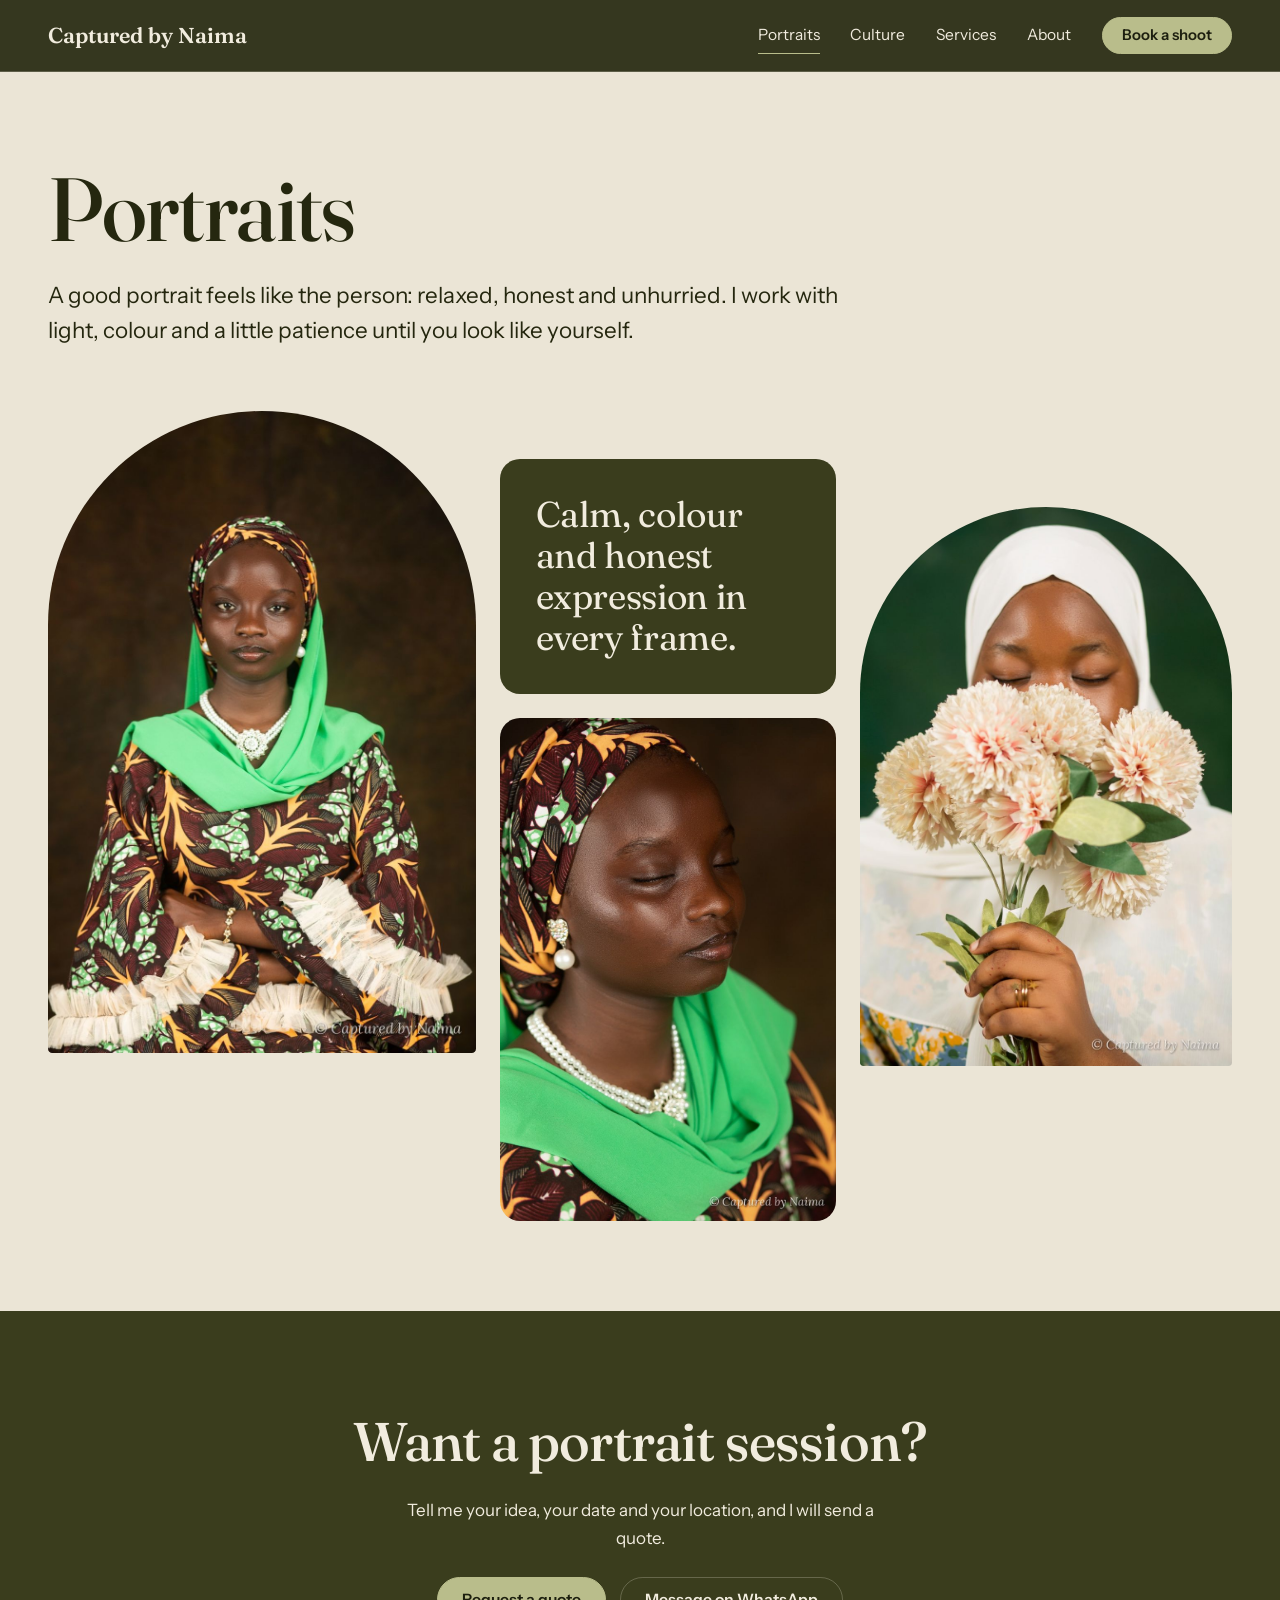
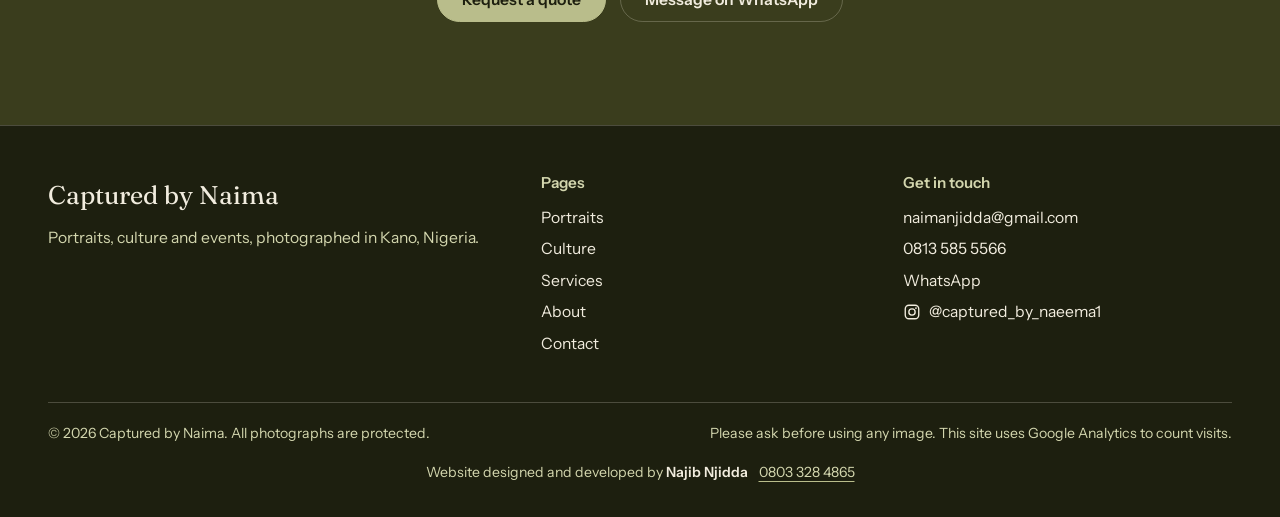
<file: portraits.html>
<!DOCTYPE html>
<html lang="en">
<head>
<meta charset="utf-8">
<meta name="viewport" content="width=device-width, initial-scale=1">
<title>Portraits | Captured by Naima</title>
<meta name="description" content="Portrait photography by Naima in Kano, Nigeria: studio and creative portraits with rich colour and natural expression.">
<meta name="theme-color" content="#2a2c14">
<link rel="icon" href="favicon.svg" type="image/svg+xml">
<link rel="canonical" href="https://capturedbynaima.github.io/portraits.html">
<meta property="og:type" content="website">
<meta property="og:site_name" content="Captured by Naima">
<meta property="og:title" content="Portraits | Captured by Naima">
<meta property="og:description" content="Portrait photography by Naima in Kano, Nigeria: studio and creative portraits with rich colour and natural expression.">
<meta property="og:url" content="https://capturedbynaima.github.io/portraits.html">
<meta property="og:image" content="https://capturedbynaima.github.io/images/og-share.jpg">
<meta name="twitter:card" content="summary_large_image">
<link rel="preconnect" href="https://fonts.googleapis.com">
<link rel="preconnect" href="https://fonts.gstatic.com" crossorigin>
<link href="https://fonts.googleapis.com/css2?family=Fraunces:ital,opsz,wght@0,9..144,400..650;1,9..144,400..600&family=Instrument+Sans:wght@400;500;600&display=swap" rel="stylesheet">
<link rel="stylesheet" href="css/style.css">
<!-- Google tag (gtag.js) -->
<script async src="https://www.googletagmanager.com/gtag/js?id=G-PQDNTJ7J6Q"></script>
<script>
  window.dataLayer = window.dataLayer || [];
  function gtag(){dataLayer.push(arguments);}
  gtag('js', new Date());
  gtag('config', 'G-PQDNTJ7J6Q');
</script>
</head>
<body>
<a class="skip" href="#main">Skip to content</a>
<header class="site-header t-deep"><div class="wrap">
  <a class="brand" href="index.html" aria-label="Captured by Naima, home">Captured by Naima</a>
  <button class="nav-toggle" type="button" aria-expanded="false" aria-controls="site-nav">Menu</button>
  <nav class="site-nav" id="site-nav" aria-label="Main"><a href="portraits.html" aria-current="page">Portraits</a><a href="culture.html">Culture</a><a href="services.html">Services</a><a href="about.html">About</a><a class="btn" href="contact.html">Book a shoot</a></nav>
</div></header>
<main id="main">

<section class="page-head"><div class="wrap">
  <h1>Portraits</h1>
  <p class="lede">A good portrait feels like the person: relaxed, honest and unhurried. I work with light, colour and a little patience until you look like yourself.</p>
</div></section>
<div class="wrap collage collage--three" style="--cols:1.15fr .9fr 1fr">
  <div class="col" style="--lift:0"><figure class="shot shot--arch"><button type="button" data-lb data-i="1" data-full="images/full/portrait-green-hijab-studio.jpg" data-alt="Studio portrait of a woman in an emerald green hijab, pearl necklace and a brown, green and orange ankara print dress, arms folded, against a dark painted backdrop"><img src="images/thumbs/portrait-green-hijab-studio.jpg" width="900" height="1351" alt="Studio portrait of a woman in an emerald green hijab, pearl necklace and a brown, green and orange ankara print dress, arms folded, against a dark painted backdrop" loading="lazy" decoding="async"></button></figure></div>
  <div class="col" style="--lift:3rem"><div class="note t-olive"><p>Calm, colour and honest expression in every frame.</p></div><figure class="shot"><button type="button" data-lb data-i="2" data-full="images/full/portrait-closeup-pearls.jpg" data-alt="Close-up profile portrait of a woman with closed eyes, wearing a patterned headwrap, a pearl earring and a layered pearl necklace"><img src="images/thumbs/portrait-closeup-pearls.jpg" width="900" height="1351" alt="Close-up profile portrait of a woman with closed eyes, wearing a patterned headwrap, a pearl earring and a layered pearl necklace" loading="lazy" decoding="async"></button></figure></div>
  <div class="col" style="--lift:6rem"><figure class="shot shot--arch"><button type="button" data-lb data-i="3" data-full="images/full/portrait-white-flowers.jpg" data-alt="A woman in a white hijab holding a bouquet of cream and pink flowers in front of her face, eyes closed, against a deep green backdrop"><img src="images/thumbs/portrait-white-flowers.jpg" width="900" height="1351" alt="A woman in a white hijab holding a bouquet of cream and pink flowers in front of her face, eyes closed, against a deep green backdrop" loading="lazy" decoding="async"></button></figure></div>
</div>
<section class="section cta t-olive"><div class="wrap">
  <h2>Want a portrait session?</h2>
  <p>Tell me your idea, your date and your location, and I will send a quote.</p>
  <div class="btn-row"><a class="btn" href="contact.html">Request a quote</a><a class="btn btn-ghost" href="https://wa.me/2348135855566" rel="noopener">Message on WhatsApp</a></div>
</div></section>

</main>
<footer class="site-footer t-deep"><div class="wrap">
  <div class="footer-grid">
    <div><p class="footer-brand">Captured by Naima</p><p class="muted">Portraits, culture and events, photographed in Kano, Nigeria.</p></div>
    <div><h3>Pages</h3><ul><li><a href="portraits.html">Portraits</a></li><li><a href="culture.html">Culture</a></li><li><a href="services.html">Services</a></li><li><a href="about.html">About</a></li><li><a href="contact.html">Contact</a></li></ul></div>
    <div><h3>Get in touch</h3><ul>
      <li><a href="mailto:naimanjidda@gmail.com">naimanjidda@gmail.com</a></li>
      <li><a href="tel:+2348135855566">0813 585 5566</a></li>
      <li><a href="https://wa.me/2348135855566" rel="noopener">WhatsApp</a></li>
      <li><a class="ig" href="https://www.instagram.com/captured_by_naeema1/" target="_blank" rel="noopener" aria-label="Captured by Naima on Instagram, @captured_by_naeema1"><svg class="ig-icon" viewBox="0 0 24 24" width="18" height="18" aria-hidden="true" focusable="false"><rect x="3" y="3" width="18" height="18" rx="5" fill="none" stroke="currentColor" stroke-width="1.8"/><circle cx="12" cy="12" r="4.2" fill="none" stroke="currentColor" stroke-width="1.8"/><circle cx="17.3" cy="6.7" r="1.2" fill="currentColor"/></svg><span>@captured_by_naeema1</span></a></li></ul></div>
  </div>
  <div class="legal"><span>&copy; <span id="year">2026</span> Captured by Naima. All photographs are protected.</span><span>Please ask before using any image. This site uses Google Analytics to count visits.</span></div>
  <p class="credit">Website designed and developed by <strong>Najib Njidda</strong> <a href="tel:+2348033284865">0803 328 4865</a></p>
</div></footer>
<script src="js/main.js" defer></script>
</body>
</html>
</file>
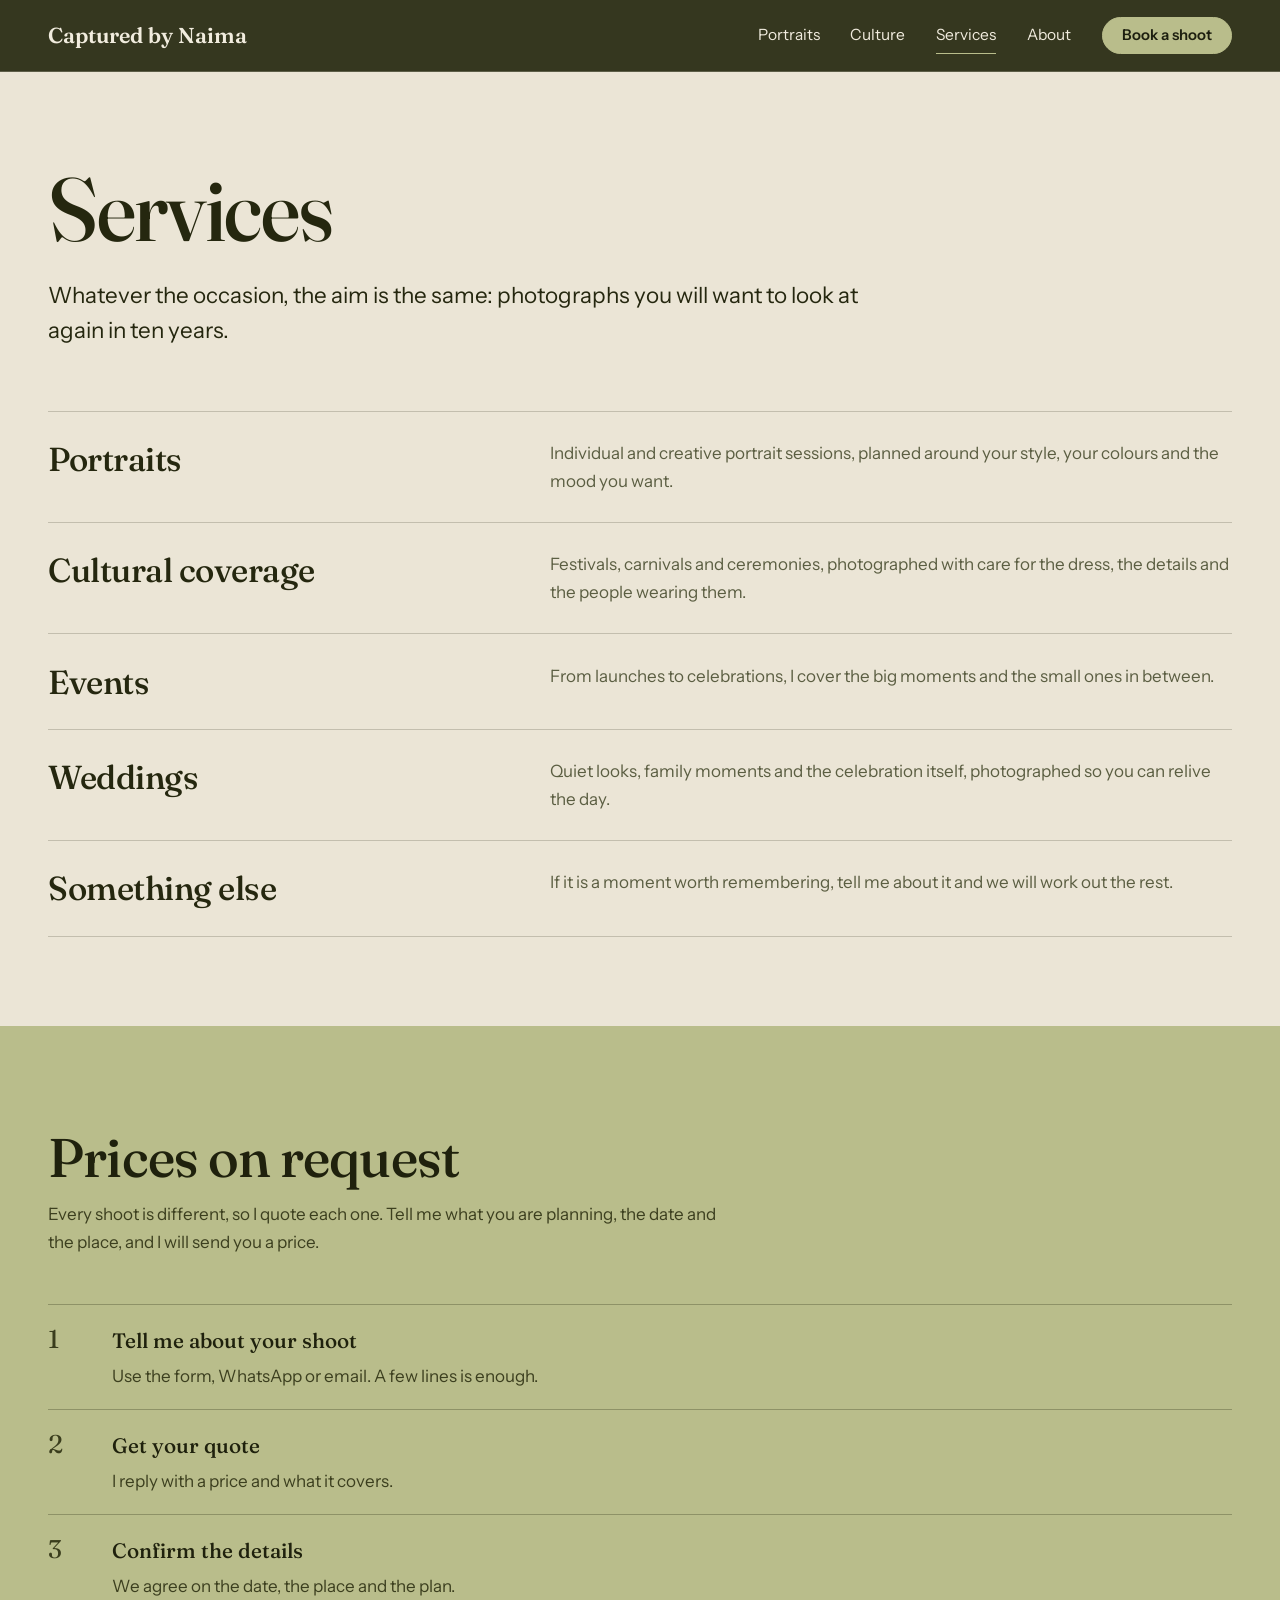
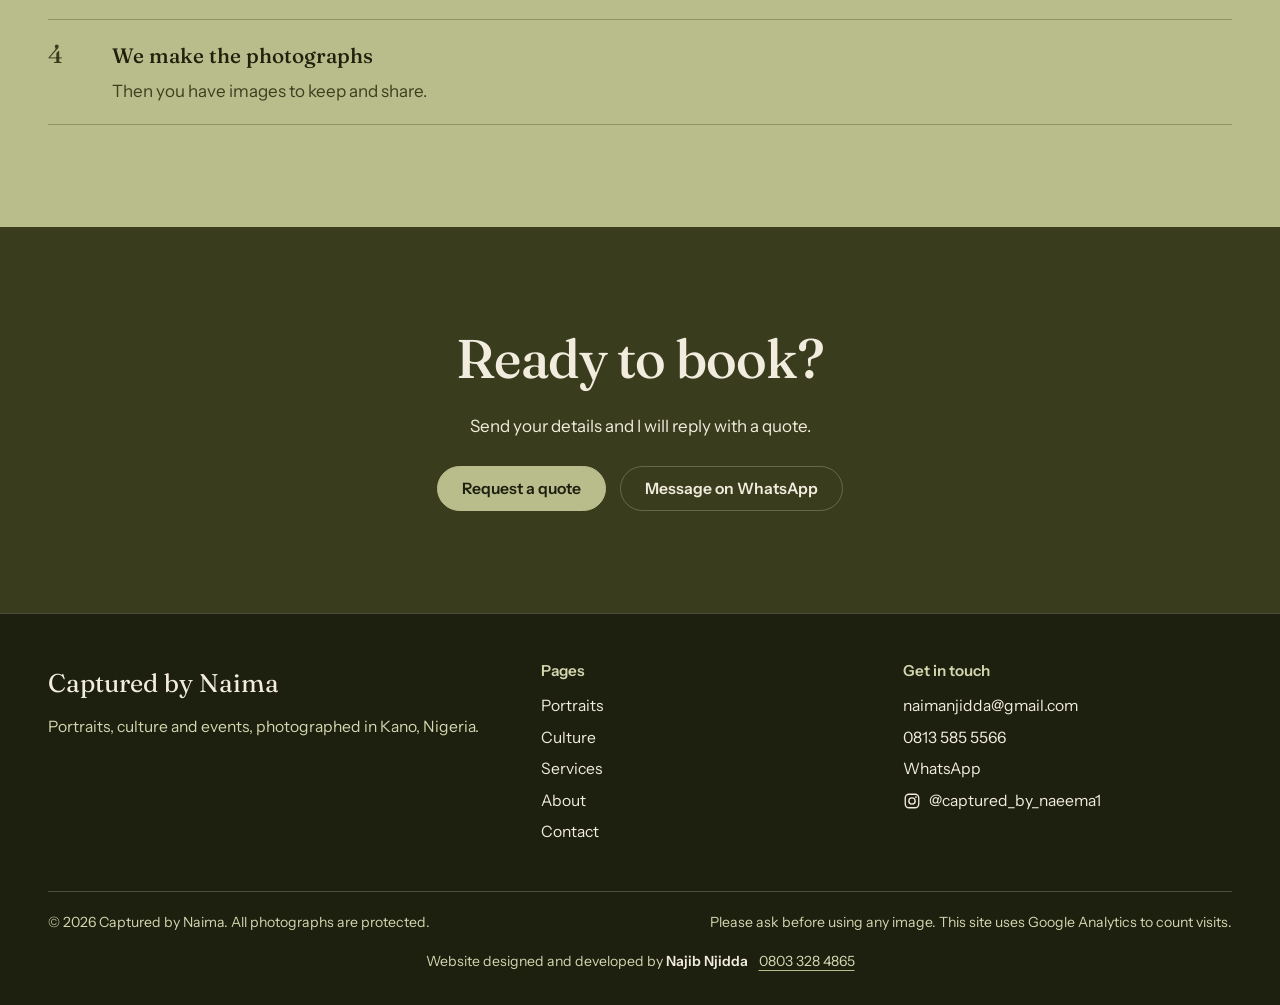
<file: services.html>
<!DOCTYPE html>
<html lang="en">
<head>
<meta charset="utf-8">
<meta name="viewport" content="width=device-width, initial-scale=1">
<title>Services | Captured by Naima</title>
<meta name="description" content="Photography services in Kano, Nigeria: portraits, cultural coverage, events and weddings. Prices on request.">
<meta name="theme-color" content="#2a2c14">
<link rel="icon" href="favicon.svg" type="image/svg+xml">
<link rel="canonical" href="https://capturedbynaima.github.io/services.html">
<meta property="og:type" content="website">
<meta property="og:site_name" content="Captured by Naima">
<meta property="og:title" content="Services | Captured by Naima">
<meta property="og:description" content="Photography services in Kano, Nigeria: portraits, cultural coverage, events and weddings. Prices on request.">
<meta property="og:url" content="https://capturedbynaima.github.io/services.html">
<meta property="og:image" content="https://capturedbynaima.github.io/images/og-share.jpg">
<meta name="twitter:card" content="summary_large_image">
<link rel="preconnect" href="https://fonts.googleapis.com">
<link rel="preconnect" href="https://fonts.gstatic.com" crossorigin>
<link href="https://fonts.googleapis.com/css2?family=Fraunces:ital,opsz,wght@0,9..144,400..650;1,9..144,400..600&family=Instrument+Sans:wght@400;500;600&display=swap" rel="stylesheet">
<link rel="stylesheet" href="css/style.css">
<!-- Google tag (gtag.js) -->
<script async src="https://www.googletagmanager.com/gtag/js?id=G-PQDNTJ7J6Q"></script>
<script>
  window.dataLayer = window.dataLayer || [];
  function gtag(){dataLayer.push(arguments);}
  gtag('js', new Date());
  gtag('config', 'G-PQDNTJ7J6Q');
</script>
</head>
<body>
<a class="skip" href="#main">Skip to content</a>
<header class="site-header t-deep"><div class="wrap">
  <a class="brand" href="index.html" aria-label="Captured by Naima, home">Captured by Naima</a>
  <button class="nav-toggle" type="button" aria-expanded="false" aria-controls="site-nav">Menu</button>
  <nav class="site-nav" id="site-nav" aria-label="Main"><a href="portraits.html">Portraits</a><a href="culture.html">Culture</a><a href="services.html" aria-current="page">Services</a><a href="about.html">About</a><a class="btn" href="contact.html">Book a shoot</a></nav>
</div></header>
<main id="main">

<section class="page-head"><div class="wrap">
  <h1>Services</h1>
  <p class="lede">Whatever the occasion, the aim is the same: photographs you will want to look at again in ten years.</p>
</div></section>
<section class="wrap" style="padding-bottom:clamp(3rem,7vw,6rem)"><div class="rows"><div class="row"><h3>Portraits</h3><p>Individual and creative portrait sessions, planned around your style, your colours and the mood you want.</p></div><div class="row"><h3>Cultural coverage</h3><p>Festivals, carnivals and ceremonies, photographed with care for the dress, the details and the people wearing them.</p></div><div class="row"><h3>Events</h3><p>From launches to celebrations, I cover the big moments and the small ones in between.</p></div><div class="row"><h3>Weddings</h3><p>Quiet looks, family moments and the celebration itself, photographed so you can relive the day.</p></div><div class="row"><h3>Something else</h3><p>If it is a moment worth remembering, tell me about it and we will work out the rest.</p></div></div></section>

<section class="section t-sage"><div class="wrap">
  <div class="section-head"><div><h2>Prices on request</h2>
  <p>Every shoot is different, so I quote each one. Tell me what you are planning, the date and the place, and I will send you a price.</p></div></div>
  <ol class="steps">
    <li><div><strong>Tell me about your shoot</strong><span>Use the form, WhatsApp or email. A few lines is enough.</span></div></li>
    <li><div><strong>Get your quote</strong><span>I reply with a price and what it covers.</span></div></li>
    <li><div><strong>Confirm the details</strong><span>We agree on the date, the place and the plan.</span></div></li>
    <li><div><strong>We make the photographs</strong><span>Then you have images to keep and share.</span></div></li>
  </ol>
</div></section>
<section class="section cta t-olive"><div class="wrap">
  <h2>Ready to book?</h2>
  <p>Send your details and I will reply with a quote.</p>
  <div class="btn-row"><a class="btn" href="contact.html">Request a quote</a><a class="btn btn-ghost" href="https://wa.me/2348135855566" rel="noopener">Message on WhatsApp</a></div>
</div></section>

</main>
<footer class="site-footer t-deep"><div class="wrap">
  <div class="footer-grid">
    <div><p class="footer-brand">Captured by Naima</p><p class="muted">Portraits, culture and events, photographed in Kano, Nigeria.</p></div>
    <div><h3>Pages</h3><ul><li><a href="portraits.html">Portraits</a></li><li><a href="culture.html">Culture</a></li><li><a href="services.html">Services</a></li><li><a href="about.html">About</a></li><li><a href="contact.html">Contact</a></li></ul></div>
    <div><h3>Get in touch</h3><ul>
      <li><a href="mailto:naimanjidda@gmail.com">naimanjidda@gmail.com</a></li>
      <li><a href="tel:+2348135855566">0813 585 5566</a></li>
      <li><a href="https://wa.me/2348135855566" rel="noopener">WhatsApp</a></li>
      <li><a class="ig" href="https://www.instagram.com/captured_by_naeema1/" target="_blank" rel="noopener" aria-label="Captured by Naima on Instagram, @captured_by_naeema1"><svg class="ig-icon" viewBox="0 0 24 24" width="18" height="18" aria-hidden="true" focusable="false"><rect x="3" y="3" width="18" height="18" rx="5" fill="none" stroke="currentColor" stroke-width="1.8"/><circle cx="12" cy="12" r="4.2" fill="none" stroke="currentColor" stroke-width="1.8"/><circle cx="17.3" cy="6.7" r="1.2" fill="currentColor"/></svg><span>@captured_by_naeema1</span></a></li></ul></div>
  </div>
  <div class="legal"><span>&copy; <span id="year">2026</span> Captured by Naima. All photographs are protected.</span><span>Please ask before using any image. This site uses Google Analytics to count visits.</span></div>
  <p class="credit">Website designed and developed by <strong>Najib Njidda</strong> <a href="tel:+2348033284865">0803 328 4865</a></p>
</div></footer>
<script src="js/main.js" defer></script>
</body>
</html>
</file>
<file: css/style.css>
/* Captured by Naima — olive and greige */
:root {
  --olive-950: #1d1f0f;
  --olive-900: #2a2c14;
  --olive-800: #3a3d1d;
  --olive-700: #4f5328;
  --olive-500: #7b8040;
  --olive-300: #b9bd8b;
  --olive-200: #d3d6ae;
  --beige: #ebe5d6;
  --greige: #dcd6c7;
  --radius: 20px;
  --display: "Fraunces", "Iowan Old Style", Georgia, serif;
  --body: "Instrument Sans", "Segoe UI", system-ui, -apple-system, sans-serif;
  --wrap: 1240px;
  --pad: clamp(1.25rem, 4vw, 3rem);
  --header-h: 72px;
  /* default theme: beige */
  --bg: var(--beige); --surface: var(--greige); --ink: #25270f; --muted: #5b5e42;
  --line: rgba(37, 39, 15, .2); --btn-bg: var(--olive-800); --btn-ink: var(--beige); --accent: var(--olive-700);
}
.t-greige { --bg: var(--greige); --surface: var(--beige); }
.t-olive { --bg: var(--olive-800); --surface: var(--olive-700); --ink: #f1ecde; --muted: var(--olive-200); --line: rgba(241, 236, 222, .24); --btn-bg: var(--olive-300); --btn-ink: var(--olive-950); --accent: var(--olive-300); }
.t-deep { --bg: var(--olive-900); --surface: var(--olive-800); --ink: #f1ecde; --muted: var(--olive-200); --line: rgba(241, 236, 222, .22); --btn-bg: var(--olive-300); --btn-ink: var(--olive-950); --accent: var(--olive-300); }
.t-sage { --bg: var(--olive-300); --surface: var(--olive-200); --ink: #1f210d; --muted: #3c3f1f; --line: rgba(31, 33, 13, .28); --btn-bg: var(--olive-800); --btn-ink: var(--beige); --accent: var(--olive-800); }
.t-greige, .t-olive, .t-deep, .t-sage { background: var(--bg); color: var(--ink); }

*, *::before, *::after { box-sizing: border-box; }
html { scroll-behavior: smooth; -webkit-text-size-adjust: 100%; }
body { margin: 0; background: var(--bg); color: var(--ink); font-family: var(--body); font-size: 1.0625rem; line-height: 1.65; -webkit-font-smoothing: antialiased; }
img { display: block; max-width: 100%; height: auto; }
a { color: inherit; }
::selection { background: var(--olive-700); color: var(--beige); }
:focus-visible { outline: 2px solid var(--accent); outline-offset: 3px; }
.wrap { width: min(100% - 2 * var(--pad), var(--wrap)); margin-inline: auto; }
.skip { position: absolute; left: -999px; top: 0; background: var(--olive-300); color: var(--olive-950); padding: .6rem 1rem; z-index: 100; }
.skip:focus { left: 0; }

/* Type */
h1, h2, h3 { font-family: var(--display); font-weight: 500; line-height: 1.05; margin: 0; letter-spacing: -.015em; }
h1 { font-size: clamp(2.8rem, 7vw, 5.6rem); }
h2 { font-size: clamp(2rem, 4.4vw, 3.4rem); }
h3 { font-size: clamp(1.35rem, 2.2vw, 1.8rem); line-height: 1.2; }
p { margin: 0 0 1.1em; max-width: 62ch; }
.lede { font-size: clamp(1.15rem, 1.8vw, 1.4rem); line-height: 1.55; max-width: 54ch; }
.muted { color: var(--muted); }

/* Buttons and links */
.btn { display: inline-block; padding: .85rem 1.5rem; border: 1px solid var(--btn-bg); background: var(--btn-bg); color: var(--btn-ink); font: 600 .98rem/1 var(--body); text-decoration: none; cursor: pointer; border-radius: 999px; transition: background .2s, color .2s; }
.btn:hover { background: transparent; color: var(--btn-bg); }
.btn-ghost { background: transparent; color: var(--ink); border-color: var(--line); }
.btn-ghost:hover { border-color: var(--ink); color: var(--ink); }
.btn-row { display: flex; flex-wrap: wrap; gap: .9rem; align-items: center; }
.textlink { text-decoration: underline; text-decoration-color: var(--accent); text-underline-offset: .3em; text-decoration-thickness: 1px; }
.textlink:hover { text-decoration-thickness: 2px; }

/* Header */
.site-header { position: sticky; top: 0; z-index: 50; height: var(--header-h); background: rgba(42, 44, 20, .94); -webkit-backdrop-filter: blur(12px); backdrop-filter: blur(12px); border-bottom: 1px solid var(--line); }
.site-header .wrap { height: 100%; display: flex; align-items: center; justify-content: space-between; gap: 1.5rem; }
.brand { font-family: var(--display); font-size: 1.35rem; font-weight: 600; text-decoration: none; white-space: nowrap; }
.site-nav { display: flex; align-items: center; gap: clamp(1rem, 2.4vw, 2.1rem); }
.site-nav a { text-decoration: none; font-size: .97rem; padding: .3rem 0; border-bottom: 1px solid transparent; }
.site-nav a:hover { border-color: var(--line); }
.site-nav a[aria-current="page"] { border-color: var(--accent); }
.site-nav .btn { padding: .6rem 1.2rem; font-size: .93rem; border: 1px solid var(--btn-bg); }
.nav-toggle { display: none; background: none; border: 1px solid var(--line); color: var(--ink); padding: .5rem .9rem; font: 500 .95rem var(--body); cursor: pointer; border-radius: 999px; }

/* Home hero */
.hero { padding: clamp(2.5rem, 6vw, 5rem) 0 clamp(3rem, 7vw, 6rem); overflow: hidden; }
.hero .wrap { display: grid; grid-template-columns: 1.05fr .95fr; gap: clamp(2rem, 6vw, 5rem); align-items: center; }
.hero h1 { font-size: clamp(3.4rem, 9.5vw, 8.2rem); line-height: .92; letter-spacing: -.03em; margin-bottom: 1.6rem; }
.hero .lede { margin-bottom: 2.2rem; }
.hero-art { position: relative; isolation: isolate; margin: 0 18px 18px 0; max-width: 520px; justify-self: center; width: 100%; }
.hero-art::before { content: ""; position: absolute; inset: 18px -18px -18px 18px; border: 1px solid var(--accent); border-radius: calc(var(--radius) + 8px); z-index: -1; }
.hero-art img { width: 100%; aspect-ratio: 3 / 4; object-fit: cover; border-radius: calc(var(--radius) + 8px); animation: unveil 1.3s cubic-bezier(.2, .7, .2, 1) both; }
@keyframes unveil { from { clip-path: inset(0 0 100% 0 round 28px); } to { clip-path: inset(0 0 0 0 round 28px); } }

/* Sections */
.section { padding: clamp(3.5rem, 8vw, 7rem) 0; }
.section-head { display: flex; justify-content: space-between; align-items: end; gap: 2rem; flex-wrap: wrap; margin-bottom: clamp(1.8rem, 4vw, 3rem); }
.section-head p { margin: .9rem 0 0; color: var(--muted); }

/* Two doorways */
.work-grid { display: grid; grid-template-columns: 1fr 1fr; gap: clamp(1rem, 2.5vw, 2rem); }
.tile { position: relative; display: block; overflow: hidden; text-decoration: none; color: #f1ecde; border-radius: var(--radius); isolation: isolate; }
.tile img { width: 100%; aspect-ratio: 4 / 5; object-fit: cover; object-position: 50% 22%; transition: transform .8s cubic-bezier(.2, .7, .2, 1); }
.tile:hover img { transform: scale(1.04); }
.tile-text { position: absolute; inset: auto 0 0 0; padding: 4rem clamp(1.2rem, 3vw, 2rem) clamp(1.2rem, 3vw, 2rem); background: linear-gradient(to top, rgba(29, 31, 15, .93), rgba(29, 31, 15, 0)); }
.tile-text h3 { font-size: clamp(1.8rem, 3.4vw, 2.6rem); margin-bottom: .4rem; }
.tile-text p { margin: 0; opacity: .9; font-size: .98rem; }

/* Carnival strip */
.strip { display: flex; gap: 1rem; overflow-x: auto; scroll-snap-type: x mandatory; padding-bottom: 1.2rem; scrollbar-color: var(--olive-300) var(--olive-700); }
.strip a { flex: 0 0 auto; scroll-snap-align: start; height: min(64vh, 500px); display: block; }
.strip img { height: 100%; width: auto; border-radius: var(--radius); }

/* About teaser */
.teaser { display: grid; grid-template-columns: .55fr 1fr; gap: clamp(2rem, 6vw, 5rem); align-items: center; }
.teaser img { width: 100%; aspect-ratio: 4 / 5; object-fit: cover; border-radius: 999px 999px var(--radius) var(--radius); }

/* Rows */
.rows { border-top: 1px solid var(--line); }
.row { display: grid; grid-template-columns: 1fr 1.5fr; gap: 1rem 3rem; padding: 1.7rem 0; border-bottom: 1px solid var(--line); }
.row h3 { font-size: clamp(1.5rem, 2.6vw, 2.1rem); }
.row p { margin: 0; color: var(--muted); }

/* Inner page head */
.page-head { padding: clamp(3rem, 7vw, 6rem) 0 clamp(1.8rem, 3vw, 3rem); }
.page-head h1 { margin-bottom: 1.4rem; }
.page-head .meta { margin-top: 1.4rem; color: var(--muted); font-size: .98rem; }

/* Collage: staggered columns of different widths */
.collage { display: grid; grid-template-columns: var(--cols, 1fr 1fr 1fr); gap: clamp(.8rem, 2vw, 1.5rem); align-items: stretch; padding-bottom: clamp(3rem, 7vw, 6rem); }
.collage .col { display: flex; flex-direction: column; gap: clamp(.8rem, 2vw, 1.5rem); margin-top: var(--lift, 0); }
.shot { margin: 0; }
.shot button { display: block; width: 100%; padding: 0; border: 0; background: var(--surface); cursor: zoom-in; overflow: hidden; border-radius: var(--radius); }
.shot--arch button { border-radius: 999px 999px var(--radius) var(--radius); }
.shot img { width: 100%; transition: transform .7s cubic-bezier(.2, .7, .2, 1); }
.shot button:hover img { transform: scale(1.04); }
.note { flex: 1; min-height: 12rem; display: flex; align-items: center; padding: clamp(1.4rem, 3vw, 2.2rem); background: var(--bg); color: var(--ink); border-radius: var(--radius); font-family: var(--display); font-size: clamp(1.5rem, 2.8vw, 2.4rem); line-height: 1.15; letter-spacing: -.01em; }
.note p { margin: 0; max-width: none; }

/* Lightbox */
.lightbox { position: fixed; inset: 0; z-index: 200; display: none; place-items: center; background: rgba(20, 22, 10, .96); padding: 1rem; }
.lightbox[data-open="true"] { display: grid; }
.lightbox img { max-height: calc(100vh - 2rem); max-width: 100%; width: auto; height: auto; object-fit: contain; border-radius: var(--radius); }
.lb-btn { position: absolute; background: rgba(58, 61, 29, .85); color: #f1ecde; border: 1px solid rgba(241, 236, 222, .3); width: 3rem; height: 3rem; font-size: 1.5rem; line-height: 1; cursor: pointer; border-radius: 50%; }
.lb-btn:hover { background: var(--olive-300); color: var(--olive-950); }
.lb-close { top: 1rem; right: 1rem; }
.lb-prev { left: 1rem; top: 50%; transform: translateY(-50%); }
.lb-next { right: 1rem; top: 50%; transform: translateY(-50%); }

/* About */
.about-grid { display: grid; grid-template-columns: .8fr 1.2fr; gap: clamp(2rem, 6vw, 5rem); align-items: start; padding-bottom: clamp(3rem, 7vw, 6rem); }
.about-photo { position: sticky; top: calc(var(--header-h) + 2rem); margin: 0; }
.about-photo img { width: 100%; aspect-ratio: 4 / 5; object-fit: cover; border-radius: var(--radius); }
.facts { margin: 2.2rem 0 0; border-top: 1px solid var(--line); }
.facts div { display: grid; grid-template-columns: 9rem 1fr; gap: 1rem; padding: .95rem 0; border-bottom: 1px solid var(--line); }
.facts dt { color: var(--muted); }
.facts dd { margin: 0; }

/* Process steps */
.steps { list-style: none; margin: 0; padding: 0; counter-reset: step; border-top: 1px solid var(--line); }
.steps li { counter-increment: step; display: grid; grid-template-columns: 3rem 1fr; gap: 1rem; padding: 1.2rem 0; border-bottom: 1px solid var(--line); }
.steps li::before { content: counter(step); font-family: var(--display); font-size: 1.6rem; color: var(--accent); line-height: 1.2; }
.steps strong { font-family: var(--display); font-weight: 500; font-size: 1.3rem; display: block; margin-bottom: .2rem; }
.steps span { color: var(--muted); }

/* Contact */
.contact-grid { display: grid; grid-template-columns: .9fr 1.1fr; gap: clamp(2rem, 6vw, 5rem); padding-bottom: clamp(3rem, 7vw, 6rem); align-items: start; }
.contact-list { margin: 0 0 2rem; border-top: 1px solid var(--line); }
.contact-list div { padding: 1rem 0; border-bottom: 1px solid var(--line); }
.contact-list dt { color: var(--muted); font-size: .92rem; }
.contact-list dd { margin: .15rem 0 0; font-family: var(--display); font-size: 1.35rem; word-break: break-word; }
.contact-list a { text-decoration: none; }
.contact-list a:hover { color: var(--accent); }
.form { background: var(--greige); padding: clamp(1.4rem, 3vw, 2.2rem); border-radius: var(--radius); }
.form h2 { font-size: clamp(1.6rem, 3vw, 2.2rem); margin-bottom: .5rem; }
.form > p { color: var(--muted); }
.field { margin-bottom: 1.1rem; }
.field label { display: block; margin-bottom: .35rem; font-size: .95rem; }
.field input, .field select, .field textarea { width: 100%; padding: .8rem .95rem; background: var(--beige); color: var(--ink); border: 1px solid var(--line); font: inherit; border-radius: 12px; }
.field textarea { min-height: 8rem; resize: vertical; }
.field input:focus, .field select:focus, .field textarea:focus { outline: 2px solid var(--olive-700); outline-offset: 1px; }
.form-note { font-size: .9rem; color: var(--muted); margin: 1rem 0 0; }

/* CTA */
.cta { text-align: center; }
.cta .wrap { display: grid; justify-items: center; gap: 1.6rem; }
.cta h2 { max-width: 18ch; }
.cta p { margin: 0; max-width: 46ch; }

/* Footer */
.site-footer { border-top: 1px solid var(--line); padding: 3rem 0 2rem; font-size: .98rem; }
.footer-grid { display: grid; grid-template-columns: 1.4fr 1fr 1fr; gap: 2rem; }
.footer-grid h3 { font-family: var(--body); font-size: .95rem; font-weight: 600; color: var(--muted); margin-bottom: .8rem; letter-spacing: 0; }
.footer-grid ul { list-style: none; margin: 0; padding: 0; }
.footer-grid li { margin-bottom: .35rem; }
.footer-grid a { text-decoration: none; }
.footer-grid a:hover { color: var(--accent); }
.footer-brand { font-family: var(--display); font-size: 1.6rem; margin-bottom: .6rem; }
.legal { margin-top: 2.5rem; padding-top: 1.2rem; border-top: 1px solid var(--line); color: var(--muted); font-size: .88rem; display: flex; justify-content: space-between; gap: 1rem; flex-wrap: wrap; }
.nf { min-height: 60vh; display: grid; align-content: center; justify-items: start; gap: 1.4rem; padding: 4rem 0; }

/* Responsive */
@media (max-width: 960px) {
  .hero .wrap, .about-grid, .contact-grid, .teaser { grid-template-columns: 1fr; }
  .teaser img { max-width: 340px; }
  .about-photo { position: static; max-width: 420px; }
  .row { grid-template-columns: 1fr; }
  .footer-grid { grid-template-columns: 1fr 1fr; }
  .footer-grid > :first-child { grid-column: 1 / -1; }
}
@media (max-width: 860px) {
  .nav-toggle { display: block; }
  .site-nav { position: absolute; top: var(--header-h); left: 0; right: 0; display: none; flex-direction: column; align-items: stretch; gap: 0; background: var(--olive-900); border-bottom: 1px solid var(--line); padding: .5rem var(--pad) 1.2rem; }
  .site-nav[data-open="true"] { display: flex; }
  .site-nav a { padding: .9rem 0; border-bottom: 1px solid var(--line); }
  .site-nav .btn { margin-top: 1rem; text-align: center; padding: .9rem; }
}
@media (max-width: 760px) {
  .collage { grid-template-columns: 1fr 1fr; }
  .collage .col { margin-top: 0; }
  .collage .col:nth-child(even) { margin-top: 2rem; }
  .collage--three .col:first-child { grid-column: 1 / -1; }
  .collage--three .col:nth-child(even) { margin-top: 0; }
  .collage--three .col:last-child { margin-top: 2rem; }
}
@media (max-width: 640px) {
  :root { --radius: 16px; }
  .work-grid { grid-template-columns: 1fr; }
  .facts div { grid-template-columns: 1fr; gap: .1rem; }
  .lb-prev { left: .4rem; } .lb-next { right: .4rem; }
  .footer-grid { grid-template-columns: 1fr; }
}
@media (prefers-reduced-motion: reduce) {
  html { scroll-behavior: auto; }
  .hero-art img { animation: none; }
  .tile img, .shot img { transition: none; }
}

.site-footer { background: var(--olive-950); }

/* Instagram link with icon */
.ig { display: inline-flex; align-items: center; gap: .5rem; }
.ig-icon { flex: none; }
.contact-list dd .ig { font-size: 1.15rem; }
.contact-list dd .ig:hover { color: var(--accent); }

/* Developer credit */
.credit { max-width: none; margin: 1rem 0 0; text-align: center; font-size: .88rem; color: var(--muted); }
.credit strong { color: var(--ink); font-weight: 600; }
.credit a { margin-left: .5rem; text-decoration: underline; text-decoration-color: var(--accent); text-underline-offset: .25em; }
.credit a:hover { color: var(--accent); }
</file>
